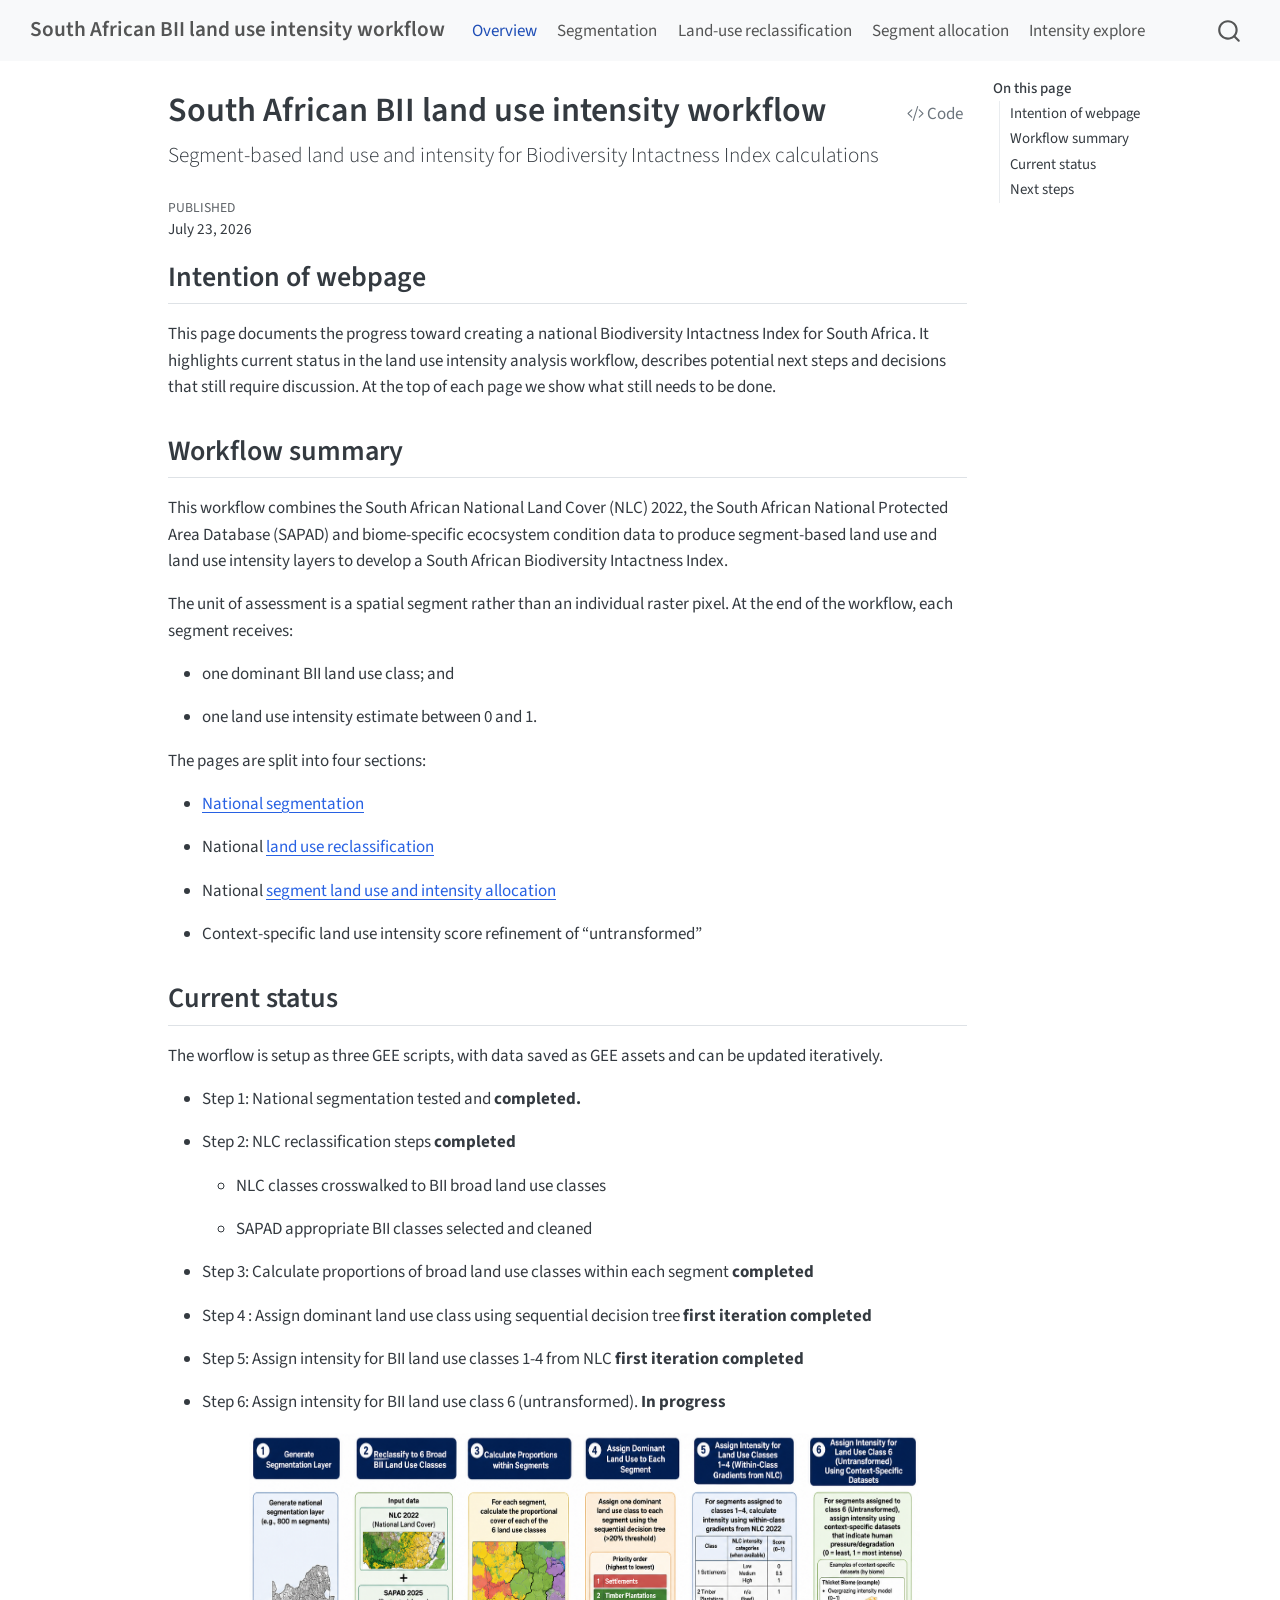
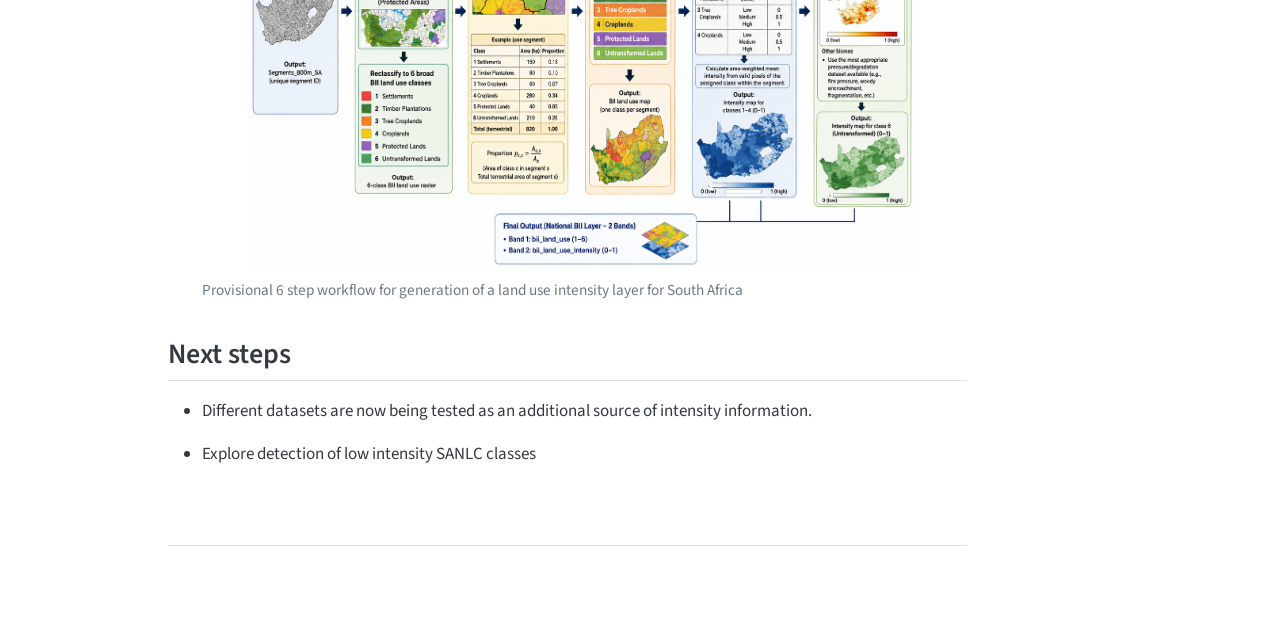
<file: docs/index.html>
<!DOCTYPE html>
<html xmlns="http://www.w3.org/1999/xhtml" lang="en" xml:lang="en"><head>

<meta charset="utf-8">
<meta name="generator" content="quarto-1.6.40">

<meta name="viewport" content="width=device-width, initial-scale=1.0, user-scalable=yes">

<meta name="dcterms.date" content="2026-07-23">

<title>South African BII land use intensity workflow</title>
<style>
code{white-space: pre-wrap;}
span.smallcaps{font-variant: small-caps;}
div.columns{display: flex; gap: min(4vw, 1.5em);}
div.column{flex: auto; overflow-x: auto;}
div.hanging-indent{margin-left: 1.5em; text-indent: -1.5em;}
ul.task-list{list-style: none;}
ul.task-list li input[type="checkbox"] {
  width: 0.8em;
  margin: 0 0.8em 0.2em -1em; /* quarto-specific, see https://github.com/quarto-dev/quarto-cli/issues/4556 */ 
  vertical-align: middle;
}
/* CSS for syntax highlighting */
pre > code.sourceCode { white-space: pre; position: relative; }
pre > code.sourceCode > span { line-height: 1.25; }
pre > code.sourceCode > span:empty { height: 1.2em; }
.sourceCode { overflow: visible; }
code.sourceCode > span { color: inherit; text-decoration: inherit; }
div.sourceCode { margin: 1em 0; }
pre.sourceCode { margin: 0; }
@media screen {
div.sourceCode { overflow: auto; }
}
@media print {
pre > code.sourceCode { white-space: pre-wrap; }
pre > code.sourceCode > span { display: inline-block; text-indent: -5em; padding-left: 5em; }
}
pre.numberSource code
  { counter-reset: source-line 0; }
pre.numberSource code > span
  { position: relative; left: -4em; counter-increment: source-line; }
pre.numberSource code > span > a:first-child::before
  { content: counter(source-line);
    position: relative; left: -1em; text-align: right; vertical-align: baseline;
    border: none; display: inline-block;
    -webkit-touch-callout: none; -webkit-user-select: none;
    -khtml-user-select: none; -moz-user-select: none;
    -ms-user-select: none; user-select: none;
    padding: 0 4px; width: 4em;
  }
pre.numberSource { margin-left: 3em;  padding-left: 4px; }
div.sourceCode
  {   }
@media screen {
pre > code.sourceCode > span > a:first-child::before { text-decoration: underline; }
}
</style>


<script src="site_libs/quarto-nav/quarto-nav.js"></script>
<script src="site_libs/quarto-nav/headroom.min.js"></script>
<script src="site_libs/clipboard/clipboard.min.js"></script>
<script src="site_libs/quarto-search/autocomplete.umd.js"></script>
<script src="site_libs/quarto-search/fuse.min.js"></script>
<script src="site_libs/quarto-search/quarto-search.js"></script>
<meta name="quarto:offset" content="./">
<script src="site_libs/quarto-html/quarto.js"></script>
<script src="site_libs/quarto-html/popper.min.js"></script>
<script src="site_libs/quarto-html/tippy.umd.min.js"></script>
<script src="site_libs/quarto-html/anchor.min.js"></script>
<link href="site_libs/quarto-html/tippy.css" rel="stylesheet">
<link href="site_libs/quarto-html/quarto-syntax-highlighting-549806ee2085284f45b00abea8c6df48.css" rel="stylesheet" id="quarto-text-highlighting-styles">
<script src="site_libs/bootstrap/bootstrap.min.js"></script>
<link href="site_libs/bootstrap/bootstrap-icons.css" rel="stylesheet">
<link href="site_libs/bootstrap/bootstrap-ddd961a2510921635943dfbbd19534c4.min.css" rel="stylesheet" append-hash="true" id="quarto-bootstrap" data-mode="light">
<script id="quarto-search-options" type="application/json">{
  "location": "navbar",
  "copy-button": false,
  "collapse-after": 3,
  "panel-placement": "end",
  "type": "overlay",
  "limit": 50,
  "keyboard-shortcut": [
    "f",
    "/",
    "s"
  ],
  "show-item-context": false,
  "language": {
    "search-no-results-text": "No results",
    "search-matching-documents-text": "matching documents",
    "search-copy-link-title": "Copy link to search",
    "search-hide-matches-text": "Hide additional matches",
    "search-more-match-text": "more match in this document",
    "search-more-matches-text": "more matches in this document",
    "search-clear-button-title": "Clear",
    "search-text-placeholder": "",
    "search-detached-cancel-button-title": "Cancel",
    "search-submit-button-title": "Submit",
    "search-label": "Search"
  }
}</script>


<link rel="stylesheet" href="styles.css">
</head>

<body class="nav-fixed">

<div id="quarto-search-results"></div>
  <header id="quarto-header" class="headroom fixed-top">
    <nav class="navbar navbar-expand-lg " data-bs-theme="dark">
      <div class="navbar-container container-fluid">
      <div class="navbar-brand-container mx-auto">
    <a class="navbar-brand" href="./index.html">
    <span class="navbar-title">South African BII land use intensity workflow</span>
    </a>
  </div>
            <div id="quarto-search" class="" title="Search"></div>
          <button class="navbar-toggler" type="button" data-bs-toggle="collapse" data-bs-target="#navbarCollapse" aria-controls="navbarCollapse" role="menu" aria-expanded="false" aria-label="Toggle navigation" onclick="if (window.quartoToggleHeadroom) { window.quartoToggleHeadroom(); }">
  <span class="navbar-toggler-icon"></span>
</button>
          <div class="collapse navbar-collapse" id="navbarCollapse">
            <ul class="navbar-nav navbar-nav-scroll me-auto">
  <li class="nav-item">
    <a class="nav-link active" href="./index.html" aria-current="page"> 
<span class="menu-text">Overview</span></a>
  </li>  
  <li class="nav-item">
    <a class="nav-link" href="./segmentation.html"> 
<span class="menu-text">Segmentation</span></a>
  </li>  
  <li class="nav-item">
    <a class="nav-link" href="./land-use-reclassification.html"> 
<span class="menu-text">Land-use reclassification</span></a>
  </li>  
  <li class="nav-item">
    <a class="nav-link" href="./segment-allocation.html"> 
<span class="menu-text">Segment allocation</span></a>
  </li>  
  <li class="nav-item">
    <a class="nav-link" href="./land-use-intensity.html"> 
<span class="menu-text">Intensity explore</span></a>
  </li>  
</ul>
          </div> <!-- /navcollapse -->
            <div class="quarto-navbar-tools">
</div>
      </div> <!-- /container-fluid -->
    </nav>
</header>
<!-- content -->
<div id="quarto-content" class="quarto-container page-columns page-rows-contents page-layout-article page-navbar">
<!-- sidebar -->
<!-- margin-sidebar -->
    <div id="quarto-margin-sidebar" class="sidebar margin-sidebar">
        <nav id="TOC" role="doc-toc" class="toc-active">
    <h2 id="toc-title">On this page</h2>
   
  <ul>
  <li><a href="#intention-of-webpage" id="toc-intention-of-webpage" class="nav-link active" data-scroll-target="#intention-of-webpage">Intention of webpage</a></li>
  <li><a href="#workflow-summary" id="toc-workflow-summary" class="nav-link" data-scroll-target="#workflow-summary">Workflow summary</a></li>
  <li><a href="#current-status" id="toc-current-status" class="nav-link" data-scroll-target="#current-status">Current status</a></li>
  <li><a href="#next-steps" id="toc-next-steps" class="nav-link" data-scroll-target="#next-steps">Next steps</a></li>
  <li><a href="#section" id="toc-section" class="nav-link" data-scroll-target="#section"></a></li>
  </ul>
</nav>
    </div>
<!-- main -->
<main class="content" id="quarto-document-content">

<header id="title-block-header" class="quarto-title-block default">
<div class="quarto-title">
<div class="quarto-title-block"><div><h1 class="title">South African BII land use intensity workflow</h1><button type="button" class="btn code-tools-button" id="quarto-code-tools-source"><i class="bi"></i> Code</button></div></div>
<p class="subtitle lead">Segment-based land use and intensity for Biodiversity Intactness Index calculations</p>
</div>



<div class="quarto-title-meta">

    
    <div>
    <div class="quarto-title-meta-heading">Published</div>
    <div class="quarto-title-meta-contents">
      <p class="date">July 23, 2026</p>
    </div>
  </div>
  
    
  </div>
  


</header>


<section id="intention-of-webpage" class="level2">
<h2 class="anchored" data-anchor-id="intention-of-webpage">Intention of webpage</h2>
<p>This page documents the progress toward creating a national Biodiversity Intactness Index for South Africa. It highlights current status in the land use intensity analysis workflow, describes potential next steps and decisions that still require discussion. At the top of each page we show what still needs to be done.</p>
</section>
<section id="workflow-summary" class="level2">
<h2 class="anchored" data-anchor-id="workflow-summary">Workflow summary</h2>
<p>This workflow combines the South African National Land Cover (NLC) 2022, the South African National Protected Area Database (SAPAD) and biome-specific ecocsystem condition data to produce segment-based land use and land use intensity layers to develop a South African Biodiversity Intactness Index.</p>
<p>The unit of assessment is a spatial segment rather than an individual raster pixel. At the end of the workflow, each segment receives:</p>
<ul>
<li><p>one dominant BII land use class; and</p></li>
<li><p>one land use intensity estimate between 0 and 1.</p></li>
</ul>
<p>The pages are split into four sections:</p>
<ul>
<li><p><a href="./segmentation.html">National segmentation</a></p></li>
<li><p>National <a href="./land-use-reclassification.html">land use reclassification</a></p></li>
<li><p>National <a href="./segment-allocation.html">segment land use and intensity allocation</a></p></li>
<li><p>Context-specific land use intensity score refinement of “untransformed”</p></li>
</ul>
</section>
<section id="current-status" class="level2">
<h2 class="anchored" data-anchor-id="current-status">Current status</h2>
<p>The worflow is setup as three GEE scripts, with data saved as GEE assets and can be updated iteratively.</p>
<ul>
<li><p>Step 1: National segmentation tested and <strong>completed.</strong></p></li>
<li><p>Step 2: NLC reclassification steps <strong>completed</strong></p>
<ul>
<li><p>NLC classes crosswalked to BII broad land use classes</p></li>
<li><p>SAPAD appropriate BII classes selected and cleaned</p></li>
</ul></li>
<li><p>Step 3: Calculate proportions of broad land use classes within each segment <strong>completed</strong></p></li>
<li><p>Step 4 : Assign dominant land use class using sequential decision tree <strong>first iteration completed</strong></p></li>
<li><p>Step 5: Assign intensity for BII land use classes 1-4 from NLC <strong>first iteration completed</strong></p></li>
<li><p>Step 6: Assign intensity for BII land use class 6 (untransformed). <strong>In progress</strong></p>
<div class="quarto-figure quarto-figure-center">
<figure class="figure">
<p><img src="images/workflow.png" width="671" height="438" class="figure-img"></p>
<figcaption>Provisional 6 step workflow for generation of a land use intensity layer for South Africa</figcaption>
</figure>
</div></li>
</ul>
</section>
<section id="next-steps" class="level2">
<h2 class="anchored" data-anchor-id="next-steps">Next steps</h2>
<ul>
<li><p>Different datasets are now being tested as an additional source of intensity information.</p></li>
<li><p>Explore detection of low intensity SANLC classes</p></li>
</ul>
</section>
<section id="section" class="level2">
<h2 class="anchored" data-anchor-id="section"></h2>


<!-- -->

</section>

</main> <!-- /main -->
<script id="quarto-html-after-body" type="application/javascript">
window.document.addEventListener("DOMContentLoaded", function (event) {
  const toggleBodyColorMode = (bsSheetEl) => {
    const mode = bsSheetEl.getAttribute("data-mode");
    const bodyEl = window.document.querySelector("body");
    if (mode === "dark") {
      bodyEl.classList.add("quarto-dark");
      bodyEl.classList.remove("quarto-light");
    } else {
      bodyEl.classList.add("quarto-light");
      bodyEl.classList.remove("quarto-dark");
    }
  }
  const toggleBodyColorPrimary = () => {
    const bsSheetEl = window.document.querySelector("link#quarto-bootstrap");
    if (bsSheetEl) {
      toggleBodyColorMode(bsSheetEl);
    }
  }
  toggleBodyColorPrimary();  
  const icon = "";
  const anchorJS = new window.AnchorJS();
  anchorJS.options = {
    placement: 'right',
    icon: icon
  };
  anchorJS.add('.anchored');
  const isCodeAnnotation = (el) => {
    for (const clz of el.classList) {
      if (clz.startsWith('code-annotation-')) {                     
        return true;
      }
    }
    return false;
  }
  const onCopySuccess = function(e) {
    // button target
    const button = e.trigger;
    // don't keep focus
    button.blur();
    // flash "checked"
    button.classList.add('code-copy-button-checked');
    var currentTitle = button.getAttribute("title");
    button.setAttribute("title", "Copied!");
    let tooltip;
    if (window.bootstrap) {
      button.setAttribute("data-bs-toggle", "tooltip");
      button.setAttribute("data-bs-placement", "left");
      button.setAttribute("data-bs-title", "Copied!");
      tooltip = new bootstrap.Tooltip(button, 
        { trigger: "manual", 
          customClass: "code-copy-button-tooltip",
          offset: [0, -8]});
      tooltip.show();    
    }
    setTimeout(function() {
      if (tooltip) {
        tooltip.hide();
        button.removeAttribute("data-bs-title");
        button.removeAttribute("data-bs-toggle");
        button.removeAttribute("data-bs-placement");
      }
      button.setAttribute("title", currentTitle);
      button.classList.remove('code-copy-button-checked');
    }, 1000);
    // clear code selection
    e.clearSelection();
  }
  const getTextToCopy = function(trigger) {
      const codeEl = trigger.previousElementSibling.cloneNode(true);
      for (const childEl of codeEl.children) {
        if (isCodeAnnotation(childEl)) {
          childEl.remove();
        }
      }
      return codeEl.innerText;
  }
  const clipboard = new window.ClipboardJS('.code-copy-button:not([data-in-quarto-modal])', {
    text: getTextToCopy
  });
  clipboard.on('success', onCopySuccess);
  if (window.document.getElementById('quarto-embedded-source-code-modal')) {
    const clipboardModal = new window.ClipboardJS('.code-copy-button[data-in-quarto-modal]', {
      text: getTextToCopy,
      container: window.document.getElementById('quarto-embedded-source-code-modal')
    });
    clipboardModal.on('success', onCopySuccess);
  }
  const viewSource = window.document.getElementById('quarto-view-source') ||
                     window.document.getElementById('quarto-code-tools-source');
  if (viewSource) {
    const sourceUrl = viewSource.getAttribute("data-quarto-source-url");
    viewSource.addEventListener("click", function(e) {
      if (sourceUrl) {
        // rstudio viewer pane
        if (/\bcapabilities=\b/.test(window.location)) {
          window.open(sourceUrl);
        } else {
          window.location.href = sourceUrl;
        }
      } else {
        const modal = new bootstrap.Modal(document.getElementById('quarto-embedded-source-code-modal'));
        modal.show();
      }
      return false;
    });
  }
  function toggleCodeHandler(show) {
    return function(e) {
      const detailsSrc = window.document.querySelectorAll(".cell > details > .sourceCode");
      for (let i=0; i<detailsSrc.length; i++) {
        const details = detailsSrc[i].parentElement;
        if (show) {
          details.open = true;
        } else {
          details.removeAttribute("open");
        }
      }
      const cellCodeDivs = window.document.querySelectorAll(".cell > .sourceCode");
      const fromCls = show ? "hidden" : "unhidden";
      const toCls = show ? "unhidden" : "hidden";
      for (let i=0; i<cellCodeDivs.length; i++) {
        const codeDiv = cellCodeDivs[i];
        if (codeDiv.classList.contains(fromCls)) {
          codeDiv.classList.remove(fromCls);
          codeDiv.classList.add(toCls);
        } 
      }
      return false;
    }
  }
  const hideAllCode = window.document.getElementById("quarto-hide-all-code");
  if (hideAllCode) {
    hideAllCode.addEventListener("click", toggleCodeHandler(false));
  }
  const showAllCode = window.document.getElementById("quarto-show-all-code");
  if (showAllCode) {
    showAllCode.addEventListener("click", toggleCodeHandler(true));
  }
    var localhostRegex = new RegExp(/^(?:http|https):\/\/localhost\:?[0-9]*\//);
    var mailtoRegex = new RegExp(/^mailto:/);
      var filterRegex = new RegExp('/' + window.location.host + '/');
    var isInternal = (href) => {
        return filterRegex.test(href) || localhostRegex.test(href) || mailtoRegex.test(href);
    }
    // Inspect non-navigation links and adorn them if external
 	var links = window.document.querySelectorAll('a[href]:not(.nav-link):not(.navbar-brand):not(.toc-action):not(.sidebar-link):not(.sidebar-item-toggle):not(.pagination-link):not(.no-external):not([aria-hidden]):not(.dropdown-item):not(.quarto-navigation-tool):not(.about-link)');
    for (var i=0; i<links.length; i++) {
      const link = links[i];
      if (!isInternal(link.href)) {
        // undo the damage that might have been done by quarto-nav.js in the case of
        // links that we want to consider external
        if (link.dataset.originalHref !== undefined) {
          link.href = link.dataset.originalHref;
        }
      }
    }
  function tippyHover(el, contentFn, onTriggerFn, onUntriggerFn) {
    const config = {
      allowHTML: true,
      maxWidth: 500,
      delay: 100,
      arrow: false,
      appendTo: function(el) {
          return el.parentElement;
      },
      interactive: true,
      interactiveBorder: 10,
      theme: 'quarto',
      placement: 'bottom-start',
    };
    if (contentFn) {
      config.content = contentFn;
    }
    if (onTriggerFn) {
      config.onTrigger = onTriggerFn;
    }
    if (onUntriggerFn) {
      config.onUntrigger = onUntriggerFn;
    }
    window.tippy(el, config); 
  }
  const noterefs = window.document.querySelectorAll('a[role="doc-noteref"]');
  for (var i=0; i<noterefs.length; i++) {
    const ref = noterefs[i];
    tippyHover(ref, function() {
      // use id or data attribute instead here
      let href = ref.getAttribute('data-footnote-href') || ref.getAttribute('href');
      try { href = new URL(href).hash; } catch {}
      const id = href.replace(/^#\/?/, "");
      const note = window.document.getElementById(id);
      if (note) {
        return note.innerHTML;
      } else {
        return "";
      }
    });
  }
  const xrefs = window.document.querySelectorAll('a.quarto-xref');
  const processXRef = (id, note) => {
    // Strip column container classes
    const stripColumnClz = (el) => {
      el.classList.remove("page-full", "page-columns");
      if (el.children) {
        for (const child of el.children) {
          stripColumnClz(child);
        }
      }
    }
    stripColumnClz(note)
    if (id === null || id.startsWith('sec-')) {
      // Special case sections, only their first couple elements
      const container = document.createElement("div");
      if (note.children && note.children.length > 2) {
        container.appendChild(note.children[0].cloneNode(true));
        for (let i = 1; i < note.children.length; i++) {
          const child = note.children[i];
          if (child.tagName === "P" && child.innerText === "") {
            continue;
          } else {
            container.appendChild(child.cloneNode(true));
            break;
          }
        }
        if (window.Quarto?.typesetMath) {
          window.Quarto.typesetMath(container);
        }
        return container.innerHTML
      } else {
        if (window.Quarto?.typesetMath) {
          window.Quarto.typesetMath(note);
        }
        return note.innerHTML;
      }
    } else {
      // Remove any anchor links if they are present
      const anchorLink = note.querySelector('a.anchorjs-link');
      if (anchorLink) {
        anchorLink.remove();
      }
      if (window.Quarto?.typesetMath) {
        window.Quarto.typesetMath(note);
      }
      if (note.classList.contains("callout")) {
        return note.outerHTML;
      } else {
        return note.innerHTML;
      }
    }
  }
  for (var i=0; i<xrefs.length; i++) {
    const xref = xrefs[i];
    tippyHover(xref, undefined, function(instance) {
      instance.disable();
      let url = xref.getAttribute('href');
      let hash = undefined; 
      if (url.startsWith('#')) {
        hash = url;
      } else {
        try { hash = new URL(url).hash; } catch {}
      }
      if (hash) {
        const id = hash.replace(/^#\/?/, "");
        const note = window.document.getElementById(id);
        if (note !== null) {
          try {
            const html = processXRef(id, note.cloneNode(true));
            instance.setContent(html);
          } finally {
            instance.enable();
            instance.show();
          }
        } else {
          // See if we can fetch this
          fetch(url.split('#')[0])
          .then(res => res.text())
          .then(html => {
            const parser = new DOMParser();
            const htmlDoc = parser.parseFromString(html, "text/html");
            const note = htmlDoc.getElementById(id);
            if (note !== null) {
              const html = processXRef(id, note);
              instance.setContent(html);
            } 
          }).finally(() => {
            instance.enable();
            instance.show();
          });
        }
      } else {
        // See if we can fetch a full url (with no hash to target)
        // This is a special case and we should probably do some content thinning / targeting
        fetch(url)
        .then(res => res.text())
        .then(html => {
          const parser = new DOMParser();
          const htmlDoc = parser.parseFromString(html, "text/html");
          const note = htmlDoc.querySelector('main.content');
          if (note !== null) {
            // This should only happen for chapter cross references
            // (since there is no id in the URL)
            // remove the first header
            if (note.children.length > 0 && note.children[0].tagName === "HEADER") {
              note.children[0].remove();
            }
            const html = processXRef(null, note);
            instance.setContent(html);
          } 
        }).finally(() => {
          instance.enable();
          instance.show();
        });
      }
    }, function(instance) {
    });
  }
      let selectedAnnoteEl;
      const selectorForAnnotation = ( cell, annotation) => {
        let cellAttr = 'data-code-cell="' + cell + '"';
        let lineAttr = 'data-code-annotation="' +  annotation + '"';
        const selector = 'span[' + cellAttr + '][' + lineAttr + ']';
        return selector;
      }
      const selectCodeLines = (annoteEl) => {
        const doc = window.document;
        const targetCell = annoteEl.getAttribute("data-target-cell");
        const targetAnnotation = annoteEl.getAttribute("data-target-annotation");
        const annoteSpan = window.document.querySelector(selectorForAnnotation(targetCell, targetAnnotation));
        const lines = annoteSpan.getAttribute("data-code-lines").split(",");
        const lineIds = lines.map((line) => {
          return targetCell + "-" + line;
        })
        let top = null;
        let height = null;
        let parent = null;
        if (lineIds.length > 0) {
            //compute the position of the single el (top and bottom and make a div)
            const el = window.document.getElementById(lineIds[0]);
            top = el.offsetTop;
            height = el.offsetHeight;
            parent = el.parentElement.parentElement;
          if (lineIds.length > 1) {
            const lastEl = window.document.getElementById(lineIds[lineIds.length - 1]);
            const bottom = lastEl.offsetTop + lastEl.offsetHeight;
            height = bottom - top;
          }
          if (top !== null && height !== null && parent !== null) {
            // cook up a div (if necessary) and position it 
            let div = window.document.getElementById("code-annotation-line-highlight");
            if (div === null) {
              div = window.document.createElement("div");
              div.setAttribute("id", "code-annotation-line-highlight");
              div.style.position = 'absolute';
              parent.appendChild(div);
            }
            div.style.top = top - 2 + "px";
            div.style.height = height + 4 + "px";
            div.style.left = 0;
            let gutterDiv = window.document.getElementById("code-annotation-line-highlight-gutter");
            if (gutterDiv === null) {
              gutterDiv = window.document.createElement("div");
              gutterDiv.setAttribute("id", "code-annotation-line-highlight-gutter");
              gutterDiv.style.position = 'absolute';
              const codeCell = window.document.getElementById(targetCell);
              const gutter = codeCell.querySelector('.code-annotation-gutter');
              gutter.appendChild(gutterDiv);
            }
            gutterDiv.style.top = top - 2 + "px";
            gutterDiv.style.height = height + 4 + "px";
          }
          selectedAnnoteEl = annoteEl;
        }
      };
      const unselectCodeLines = () => {
        const elementsIds = ["code-annotation-line-highlight", "code-annotation-line-highlight-gutter"];
        elementsIds.forEach((elId) => {
          const div = window.document.getElementById(elId);
          if (div) {
            div.remove();
          }
        });
        selectedAnnoteEl = undefined;
      };
        // Handle positioning of the toggle
    window.addEventListener(
      "resize",
      throttle(() => {
        elRect = undefined;
        if (selectedAnnoteEl) {
          selectCodeLines(selectedAnnoteEl);
        }
      }, 10)
    );
    function throttle(fn, ms) {
    let throttle = false;
    let timer;
      return (...args) => {
        if(!throttle) { // first call gets through
            fn.apply(this, args);
            throttle = true;
        } else { // all the others get throttled
            if(timer) clearTimeout(timer); // cancel #2
            timer = setTimeout(() => {
              fn.apply(this, args);
              timer = throttle = false;
            }, ms);
        }
      };
    }
      // Attach click handler to the DT
      const annoteDls = window.document.querySelectorAll('dt[data-target-cell]');
      for (const annoteDlNode of annoteDls) {
        annoteDlNode.addEventListener('click', (event) => {
          const clickedEl = event.target;
          if (clickedEl !== selectedAnnoteEl) {
            unselectCodeLines();
            const activeEl = window.document.querySelector('dt[data-target-cell].code-annotation-active');
            if (activeEl) {
              activeEl.classList.remove('code-annotation-active');
            }
            selectCodeLines(clickedEl);
            clickedEl.classList.add('code-annotation-active');
          } else {
            // Unselect the line
            unselectCodeLines();
            clickedEl.classList.remove('code-annotation-active');
          }
        });
      }
  const findCites = (el) => {
    const parentEl = el.parentElement;
    if (parentEl) {
      const cites = parentEl.dataset.cites;
      if (cites) {
        return {
          el,
          cites: cites.split(' ')
        };
      } else {
        return findCites(el.parentElement)
      }
    } else {
      return undefined;
    }
  };
  var bibliorefs = window.document.querySelectorAll('a[role="doc-biblioref"]');
  for (var i=0; i<bibliorefs.length; i++) {
    const ref = bibliorefs[i];
    const citeInfo = findCites(ref);
    if (citeInfo) {
      tippyHover(citeInfo.el, function() {
        var popup = window.document.createElement('div');
        citeInfo.cites.forEach(function(cite) {
          var citeDiv = window.document.createElement('div');
          citeDiv.classList.add('hanging-indent');
          citeDiv.classList.add('csl-entry');
          var biblioDiv = window.document.getElementById('ref-' + cite);
          if (biblioDiv) {
            citeDiv.innerHTML = biblioDiv.innerHTML;
          }
          popup.appendChild(citeDiv);
        });
        return popup.innerHTML;
      });
    }
  }
});
</script><div class="modal fade" id="quarto-embedded-source-code-modal" tabindex="-1" aria-labelledby="quarto-embedded-source-code-modal-label" aria-hidden="true"><div class="modal-dialog modal-dialog-scrollable"><div class="modal-content"><div class="modal-header"><h5 class="modal-title" id="quarto-embedded-source-code-modal-label">Source Code</h5><button class="btn-close" data-bs-dismiss="modal"></button></div><div class="modal-body"><div class="">
<div class="sourceCode" id="cb1" data-shortcodes="false"><pre class="sourceCode markdown code-with-copy"><code class="sourceCode markdown"><span id="cb1-1"><a href="#cb1-1" aria-hidden="true" tabindex="-1"></a><span class="co">---</span></span>
<span id="cb1-2"><a href="#cb1-2" aria-hidden="true" tabindex="-1"></a><span class="an">title:</span><span class="co"> "South African BII land use intensity workflow"</span></span>
<span id="cb1-3"><a href="#cb1-3" aria-hidden="true" tabindex="-1"></a><span class="an">subtitle:</span><span class="co"> "Segment-based land use and intensity for Biodiversity Intactness Index calculations"</span></span>
<span id="cb1-4"><a href="#cb1-4" aria-hidden="true" tabindex="-1"></a><span class="an">date:</span><span class="co"> "23 July 2026"</span></span>
<span id="cb1-5"><a href="#cb1-5" aria-hidden="true" tabindex="-1"></a><span class="co">---</span></span>
<span id="cb1-6"><a href="#cb1-6" aria-hidden="true" tabindex="-1"></a></span>
<span id="cb1-7"><a href="#cb1-7" aria-hidden="true" tabindex="-1"></a><span class="fu">## Intention of webpage</span></span>
<span id="cb1-8"><a href="#cb1-8" aria-hidden="true" tabindex="-1"></a></span>
<span id="cb1-9"><a href="#cb1-9" aria-hidden="true" tabindex="-1"></a>This page documents the progress toward creating a national Biodiversity Intactness Index for South Africa. It highlights current status in the land use intensity analysis workflow, describes potential next steps and decisions that still require discussion. At the top of each page we show what still needs to be done.</span>
<span id="cb1-10"><a href="#cb1-10" aria-hidden="true" tabindex="-1"></a></span>
<span id="cb1-11"><a href="#cb1-11" aria-hidden="true" tabindex="-1"></a><span class="fu">## Workflow summary</span></span>
<span id="cb1-12"><a href="#cb1-12" aria-hidden="true" tabindex="-1"></a></span>
<span id="cb1-13"><a href="#cb1-13" aria-hidden="true" tabindex="-1"></a>This workflow combines the South African National Land Cover (NLC) 2022, the South African National Protected Area Database (SAPAD) and biome-specific ecocsystem condition data to produce segment-based land use and land use intensity layers to develop a South African Biodiversity Intactness Index.</span>
<span id="cb1-14"><a href="#cb1-14" aria-hidden="true" tabindex="-1"></a></span>
<span id="cb1-15"><a href="#cb1-15" aria-hidden="true" tabindex="-1"></a>The unit of assessment is a spatial segment rather than an individual raster pixel. At the end of the workflow, each segment receives:</span>
<span id="cb1-16"><a href="#cb1-16" aria-hidden="true" tabindex="-1"></a></span>
<span id="cb1-17"><a href="#cb1-17" aria-hidden="true" tabindex="-1"></a><span class="ss">-   </span>one dominant BII land use class; and</span>
<span id="cb1-18"><a href="#cb1-18" aria-hidden="true" tabindex="-1"></a></span>
<span id="cb1-19"><a href="#cb1-19" aria-hidden="true" tabindex="-1"></a><span class="ss">-   </span>one land use intensity estimate between 0 and 1.</span>
<span id="cb1-20"><a href="#cb1-20" aria-hidden="true" tabindex="-1"></a></span>
<span id="cb1-21"><a href="#cb1-21" aria-hidden="true" tabindex="-1"></a>The pages are split into four sections:</span>
<span id="cb1-22"><a href="#cb1-22" aria-hidden="true" tabindex="-1"></a></span>
<span id="cb1-23"><a href="#cb1-23" aria-hidden="true" tabindex="-1"></a><span class="ss">-   </span><span class="co">[</span><span class="ot">National segmentation</span><span class="co">](segmentation.qmd)</span></span>
<span id="cb1-24"><a href="#cb1-24" aria-hidden="true" tabindex="-1"></a></span>
<span id="cb1-25"><a href="#cb1-25" aria-hidden="true" tabindex="-1"></a><span class="ss">-   </span>National <span class="co">[</span><span class="ot">land use reclassification</span><span class="co">](land-use-reclassification.qmd)</span></span>
<span id="cb1-26"><a href="#cb1-26" aria-hidden="true" tabindex="-1"></a></span>
<span id="cb1-27"><a href="#cb1-27" aria-hidden="true" tabindex="-1"></a><span class="ss">-   </span>National <span class="co">[</span><span class="ot">segment land use and intensity allocation</span><span class="co">](segment-allocation.qmd)</span></span>
<span id="cb1-28"><a href="#cb1-28" aria-hidden="true" tabindex="-1"></a></span>
<span id="cb1-29"><a href="#cb1-29" aria-hidden="true" tabindex="-1"></a><span class="ss">-   </span>Context-specific land use intensity score refinement of "untransformed"</span>
<span id="cb1-30"><a href="#cb1-30" aria-hidden="true" tabindex="-1"></a></span>
<span id="cb1-31"><a href="#cb1-31" aria-hidden="true" tabindex="-1"></a><span class="fu">## Current status</span></span>
<span id="cb1-32"><a href="#cb1-32" aria-hidden="true" tabindex="-1"></a></span>
<span id="cb1-33"><a href="#cb1-33" aria-hidden="true" tabindex="-1"></a>The worflow is setup as three GEE scripts, with data saved as GEE assets and can be updated iteratively.</span>
<span id="cb1-34"><a href="#cb1-34" aria-hidden="true" tabindex="-1"></a></span>
<span id="cb1-35"><a href="#cb1-35" aria-hidden="true" tabindex="-1"></a><span class="ss">-   </span>Step 1: National segmentation tested and **completed.**</span>
<span id="cb1-36"><a href="#cb1-36" aria-hidden="true" tabindex="-1"></a></span>
<span id="cb1-37"><a href="#cb1-37" aria-hidden="true" tabindex="-1"></a><span class="ss">-   </span>Step 2: NLC reclassification steps **completed**</span>
<span id="cb1-38"><a href="#cb1-38" aria-hidden="true" tabindex="-1"></a></span>
<span id="cb1-39"><a href="#cb1-39" aria-hidden="true" tabindex="-1"></a><span class="ss">    -   </span>NLC classes crosswalked to BII broad land use classes</span>
<span id="cb1-40"><a href="#cb1-40" aria-hidden="true" tabindex="-1"></a></span>
<span id="cb1-41"><a href="#cb1-41" aria-hidden="true" tabindex="-1"></a><span class="ss">    -   </span>SAPAD appropriate BII classes selected and cleaned</span>
<span id="cb1-42"><a href="#cb1-42" aria-hidden="true" tabindex="-1"></a></span>
<span id="cb1-43"><a href="#cb1-43" aria-hidden="true" tabindex="-1"></a><span class="ss">-   </span>Step 3: Calculate proportions of broad land use classes within each segment **completed**</span>
<span id="cb1-44"><a href="#cb1-44" aria-hidden="true" tabindex="-1"></a></span>
<span id="cb1-45"><a href="#cb1-45" aria-hidden="true" tabindex="-1"></a><span class="ss">-   </span>Step 4 : Assign dominant land use class using sequential decision tree **first iteration completed**</span>
<span id="cb1-46"><a href="#cb1-46" aria-hidden="true" tabindex="-1"></a></span>
<span id="cb1-47"><a href="#cb1-47" aria-hidden="true" tabindex="-1"></a><span class="ss">-   </span>Step 5: Assign intensity for BII land use classes 1-4 from NLC **first iteration completed**</span>
<span id="cb1-48"><a href="#cb1-48" aria-hidden="true" tabindex="-1"></a></span>
<span id="cb1-49"><a href="#cb1-49" aria-hidden="true" tabindex="-1"></a><span class="ss">-   </span>Step 6: Assign intensity for BII land use class 6 (untransformed). **In progress**</span>
<span id="cb1-50"><a href="#cb1-50" aria-hidden="true" tabindex="-1"></a></span>
<span id="cb1-51"><a href="#cb1-51" aria-hidden="true" tabindex="-1"></a>    <span class="al">![Provisional 6 step workflow for generation of a land use intensity layer for South Africa](images/workflow.png)</span>{width="671" height="438"}</span>
<span id="cb1-52"><a href="#cb1-52" aria-hidden="true" tabindex="-1"></a></span>
<span id="cb1-53"><a href="#cb1-53" aria-hidden="true" tabindex="-1"></a><span class="fu">## Next steps</span></span>
<span id="cb1-54"><a href="#cb1-54" aria-hidden="true" tabindex="-1"></a></span>
<span id="cb1-55"><a href="#cb1-55" aria-hidden="true" tabindex="-1"></a><span class="ss">-   </span>Different datasets are now being tested as an additional source of intensity information.</span>
<span id="cb1-56"><a href="#cb1-56" aria-hidden="true" tabindex="-1"></a></span>
<span id="cb1-57"><a href="#cb1-57" aria-hidden="true" tabindex="-1"></a><span class="ss">-   </span>Explore detection of low intensity SANLC classes</span>
<span id="cb1-58"><a href="#cb1-58" aria-hidden="true" tabindex="-1"></a></span>
<span id="cb1-59"><a href="#cb1-59" aria-hidden="true" tabindex="-1"></a><span class="fu">## </span></span></code><button title="Copy to Clipboard" class="code-copy-button" data-in-quarto-modal=""><i class="bi"></i></button></pre></div>
</div></div></div></div></div>
</div> <!-- /content -->




</body></html>
</file>
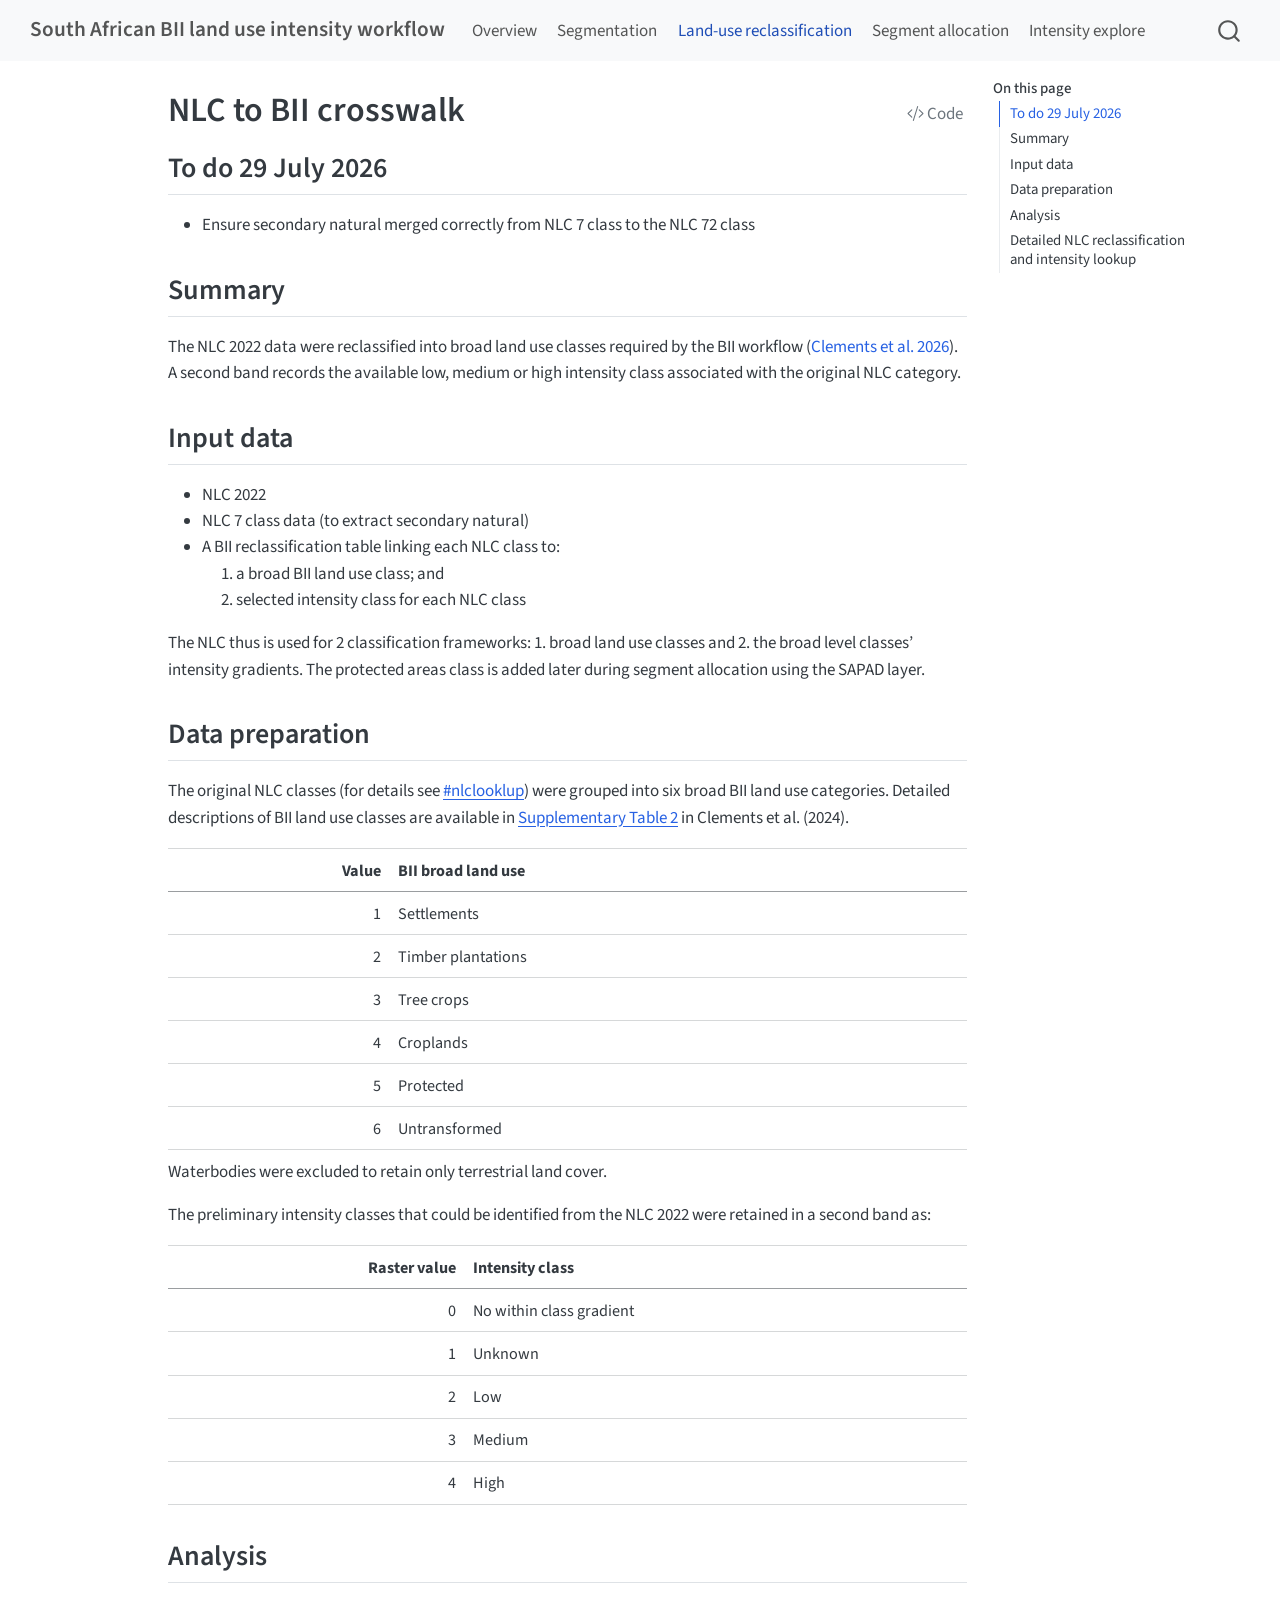
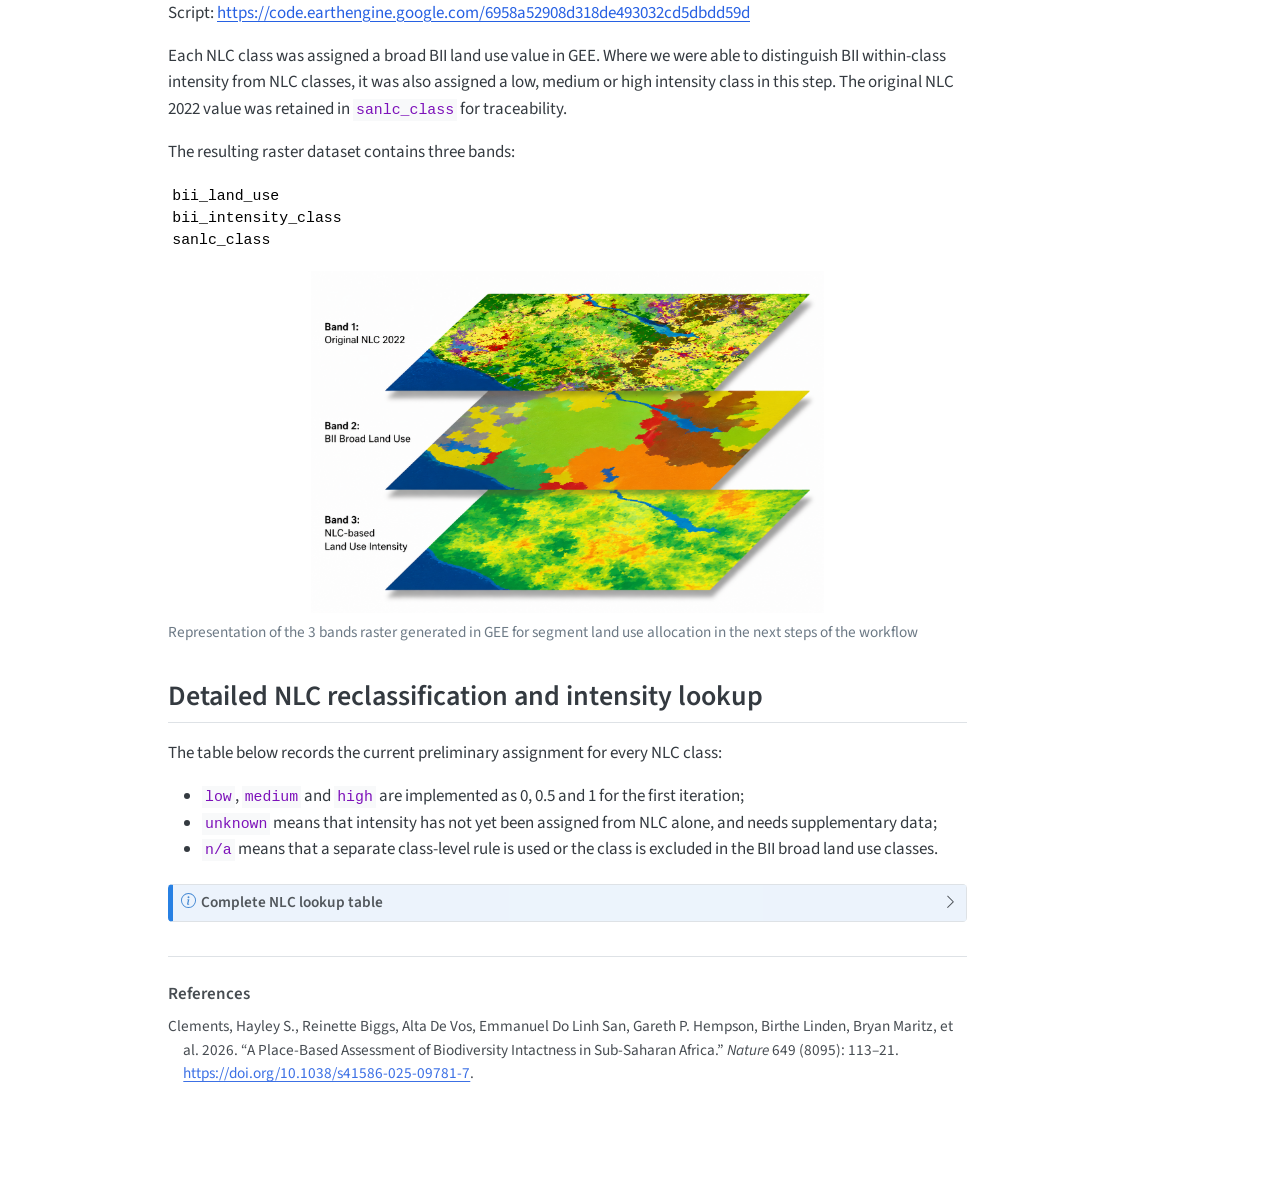
<file: docs/land-use-reclassification.html>
<!DOCTYPE html>
<html xmlns="http://www.w3.org/1999/xhtml" lang="en" xml:lang="en"><head>

<meta charset="utf-8">
<meta name="generator" content="quarto-1.6.40">

<meta name="viewport" content="width=device-width, initial-scale=1.0, user-scalable=yes">


<title>NLC to BII crosswalk – South African BII land use intensity workflow</title>
<style>
code{white-space: pre-wrap;}
span.smallcaps{font-variant: small-caps;}
div.columns{display: flex; gap: min(4vw, 1.5em);}
div.column{flex: auto; overflow-x: auto;}
div.hanging-indent{margin-left: 1.5em; text-indent: -1.5em;}
ul.task-list{list-style: none;}
ul.task-list li input[type="checkbox"] {
  width: 0.8em;
  margin: 0 0.8em 0.2em -1em; /* quarto-specific, see https://github.com/quarto-dev/quarto-cli/issues/4556 */ 
  vertical-align: middle;
}
/* CSS for syntax highlighting */
pre > code.sourceCode { white-space: pre; position: relative; }
pre > code.sourceCode > span { line-height: 1.25; }
pre > code.sourceCode > span:empty { height: 1.2em; }
.sourceCode { overflow: visible; }
code.sourceCode > span { color: inherit; text-decoration: inherit; }
div.sourceCode { margin: 1em 0; }
pre.sourceCode { margin: 0; }
@media screen {
div.sourceCode { overflow: auto; }
}
@media print {
pre > code.sourceCode { white-space: pre-wrap; }
pre > code.sourceCode > span { display: inline-block; text-indent: -5em; padding-left: 5em; }
}
pre.numberSource code
  { counter-reset: source-line 0; }
pre.numberSource code > span
  { position: relative; left: -4em; counter-increment: source-line; }
pre.numberSource code > span > a:first-child::before
  { content: counter(source-line);
    position: relative; left: -1em; text-align: right; vertical-align: baseline;
    border: none; display: inline-block;
    -webkit-touch-callout: none; -webkit-user-select: none;
    -khtml-user-select: none; -moz-user-select: none;
    -ms-user-select: none; user-select: none;
    padding: 0 4px; width: 4em;
  }
pre.numberSource { margin-left: 3em;  padding-left: 4px; }
div.sourceCode
  {   }
@media screen {
pre > code.sourceCode > span > a:first-child::before { text-decoration: underline; }
}
/* CSS for citations */
div.csl-bib-body { }
div.csl-entry {
  clear: both;
  margin-bottom: 0em;
}
.hanging-indent div.csl-entry {
  margin-left:2em;
  text-indent:-2em;
}
div.csl-left-margin {
  min-width:2em;
  float:left;
}
div.csl-right-inline {
  margin-left:2em;
  padding-left:1em;
}
div.csl-indent {
  margin-left: 2em;
}</style>


<script src="site_libs/quarto-nav/quarto-nav.js"></script>
<script src="site_libs/quarto-nav/headroom.min.js"></script>
<script src="site_libs/clipboard/clipboard.min.js"></script>
<script src="site_libs/quarto-search/autocomplete.umd.js"></script>
<script src="site_libs/quarto-search/fuse.min.js"></script>
<script src="site_libs/quarto-search/quarto-search.js"></script>
<meta name="quarto:offset" content="./">
<script src="site_libs/quarto-html/quarto.js"></script>
<script src="site_libs/quarto-html/popper.min.js"></script>
<script src="site_libs/quarto-html/tippy.umd.min.js"></script>
<script src="site_libs/quarto-html/anchor.min.js"></script>
<link href="site_libs/quarto-html/tippy.css" rel="stylesheet">
<link href="site_libs/quarto-html/quarto-syntax-highlighting-549806ee2085284f45b00abea8c6df48.css" rel="stylesheet" id="quarto-text-highlighting-styles">
<script src="site_libs/bootstrap/bootstrap.min.js"></script>
<link href="site_libs/bootstrap/bootstrap-icons.css" rel="stylesheet">
<link href="site_libs/bootstrap/bootstrap-ddd961a2510921635943dfbbd19534c4.min.css" rel="stylesheet" append-hash="true" id="quarto-bootstrap" data-mode="light">
<script id="quarto-search-options" type="application/json">{
  "location": "navbar",
  "copy-button": false,
  "collapse-after": 3,
  "panel-placement": "end",
  "type": "overlay",
  "limit": 50,
  "keyboard-shortcut": [
    "f",
    "/",
    "s"
  ],
  "show-item-context": false,
  "language": {
    "search-no-results-text": "No results",
    "search-matching-documents-text": "matching documents",
    "search-copy-link-title": "Copy link to search",
    "search-hide-matches-text": "Hide additional matches",
    "search-more-match-text": "more match in this document",
    "search-more-matches-text": "more matches in this document",
    "search-clear-button-title": "Clear",
    "search-text-placeholder": "",
    "search-detached-cancel-button-title": "Cancel",
    "search-submit-button-title": "Submit",
    "search-label": "Search"
  }
}</script>


<link rel="stylesheet" href="styles.css">
</head>

<body class="nav-fixed">

<div id="quarto-search-results"></div>
  <header id="quarto-header" class="headroom fixed-top">
    <nav class="navbar navbar-expand-lg " data-bs-theme="dark">
      <div class="navbar-container container-fluid">
      <div class="navbar-brand-container mx-auto">
    <a class="navbar-brand" href="./index.html">
    <span class="navbar-title">South African BII land use intensity workflow</span>
    </a>
  </div>
            <div id="quarto-search" class="" title="Search"></div>
          <button class="navbar-toggler" type="button" data-bs-toggle="collapse" data-bs-target="#navbarCollapse" aria-controls="navbarCollapse" role="menu" aria-expanded="false" aria-label="Toggle navigation" onclick="if (window.quartoToggleHeadroom) { window.quartoToggleHeadroom(); }">
  <span class="navbar-toggler-icon"></span>
</button>
          <div class="collapse navbar-collapse" id="navbarCollapse">
            <ul class="navbar-nav navbar-nav-scroll me-auto">
  <li class="nav-item">
    <a class="nav-link" href="./index.html"> 
<span class="menu-text">Overview</span></a>
  </li>  
  <li class="nav-item">
    <a class="nav-link" href="./segmentation.html"> 
<span class="menu-text">Segmentation</span></a>
  </li>  
  <li class="nav-item">
    <a class="nav-link active" href="./land-use-reclassification.html" aria-current="page"> 
<span class="menu-text">Land-use reclassification</span></a>
  </li>  
  <li class="nav-item">
    <a class="nav-link" href="./segment-allocation.html"> 
<span class="menu-text">Segment allocation</span></a>
  </li>  
  <li class="nav-item">
    <a class="nav-link" href="./land-use-intensity.html"> 
<span class="menu-text">Intensity explore</span></a>
  </li>  
</ul>
          </div> <!-- /navcollapse -->
            <div class="quarto-navbar-tools">
</div>
      </div> <!-- /container-fluid -->
    </nav>
</header>
<!-- content -->
<div id="quarto-content" class="quarto-container page-columns page-rows-contents page-layout-article page-navbar">
<!-- sidebar -->
<!-- margin-sidebar -->
    <div id="quarto-margin-sidebar" class="sidebar margin-sidebar">
        <nav id="TOC" role="doc-toc" class="toc-active">
    <h2 id="toc-title">On this page</h2>
   
  <ul>
  <li><a href="#to-do-29-july-2026" id="toc-to-do-29-july-2026" class="nav-link active" data-scroll-target="#to-do-29-july-2026">To do 29 July 2026</a></li>
  <li><a href="#summary" id="toc-summary" class="nav-link" data-scroll-target="#summary">Summary</a></li>
  <li><a href="#input-data" id="toc-input-data" class="nav-link" data-scroll-target="#input-data">Input data</a></li>
  <li><a href="#data-preparation" id="toc-data-preparation" class="nav-link" data-scroll-target="#data-preparation">Data preparation</a></li>
  <li><a href="#analysis" id="toc-analysis" class="nav-link" data-scroll-target="#analysis">Analysis</a></li>
  <li><a href="#detailed-nlc-reclassification-and-intensity-lookup" id="toc-detailed-nlc-reclassification-and-intensity-lookup" class="nav-link" data-scroll-target="#detailed-nlc-reclassification-and-intensity-lookup">Detailed NLC reclassification and intensity lookup</a></li>
  <li><a href="#section" id="toc-section" class="nav-link" data-scroll-target="#section"></a></li>
  </ul>
</nav>
    </div>
<!-- main -->
<main class="content" id="quarto-document-content">

<header id="title-block-header" class="quarto-title-block default">
<div class="quarto-title">
<div class="quarto-title-block"><div><h1 class="title">NLC to BII crosswalk</h1><button type="button" class="btn code-tools-button" id="quarto-code-tools-source"><i class="bi"></i> Code</button></div></div>
</div>



<div class="quarto-title-meta">

    
  
    
  </div>
  


</header>


<section id="to-do-29-july-2026" class="level2">
<h2 class="anchored" data-anchor-id="to-do-29-july-2026">To do 29 July 2026</h2>
<ul>
<li>Ensure secondary natural merged correctly from NLC 7 class to the NLC 72 class</li>
</ul>
</section>
<section id="summary" class="level2">
<h2 class="anchored" data-anchor-id="summary">Summary</h2>
<p>The NLC 2022 data were reclassified into broad land use classes required by the BII workflow <span class="citation" data-cites="clements2026">(<a href="#ref-clements2026" role="doc-biblioref">Clements et al. 2026</a>)</span>. A second band records the available low, medium or high intensity class associated with the original NLC category.</p>
</section>
<section id="input-data" class="level2">
<h2 class="anchored" data-anchor-id="input-data">Input data</h2>
<ul>
<li>NLC 2022</li>
<li>NLC 7 class data (to extract secondary natural)</li>
<li>A BII reclassification table linking each NLC class to:
<ol type="1">
<li>a broad BII land use class; and</li>
<li>selected intensity class for each NLC class</li>
</ol></li>
</ul>
<p>The NLC thus is used for 2 classification frameworks: 1. broad land use classes and 2. the broad level classes’ intensity gradients. The protected areas class is added later during segment allocation using the SAPAD layer.</p>
</section>
<section id="data-preparation" class="level2">
<h2 class="anchored" data-anchor-id="data-preparation">Data preparation</h2>
<p>The original NLC classes (for details see <a href="#nlclooklup">#nlclooklup</a>) were grouped into six broad BII land use categories. Detailed descriptions of BII land use classes are available in <a href="https://www.nature.com/articles/s41597-023-02832-6#Sec11">Supplementary Table 2</a> in Clements et al.&nbsp;(2024).</p>
<table class="caption-top table">
<thead>
<tr class="header">
<th style="text-align: right;">Value</th>
<th>BII broad land use</th>
</tr>
</thead>
<tbody>
<tr class="odd">
<td style="text-align: right;">1</td>
<td>Settlements</td>
</tr>
<tr class="even">
<td style="text-align: right;">2</td>
<td>Timber plantations</td>
</tr>
<tr class="odd">
<td style="text-align: right;">3</td>
<td>Tree crops</td>
</tr>
<tr class="even">
<td style="text-align: right;">4</td>
<td>Croplands</td>
</tr>
<tr class="odd">
<td style="text-align: right;">5</td>
<td>Protected</td>
</tr>
<tr class="even">
<td style="text-align: right;">6</td>
<td>Untransformed</td>
</tr>
</tbody>
</table>
<p>Waterbodies were excluded to retain only terrestrial land cover.</p>
<p>The preliminary intensity classes that could be identified from the NLC 2022 were retained in a second band as:</p>
<table class="caption-top table">
<thead>
<tr class="header">
<th style="text-align: right;">Raster value</th>
<th>Intensity class</th>
</tr>
</thead>
<tbody>
<tr class="odd">
<td style="text-align: right;">0</td>
<td>No within class gradient</td>
</tr>
<tr class="even">
<td style="text-align: right;">1</td>
<td>Unknown</td>
</tr>
<tr class="odd">
<td style="text-align: right;">2</td>
<td>Low</td>
</tr>
<tr class="even">
<td style="text-align: right;">3</td>
<td>Medium</td>
</tr>
<tr class="odd">
<td style="text-align: right;">4</td>
<td>High</td>
</tr>
</tbody>
</table>
</section>
<section id="analysis" class="level2">
<h2 class="anchored" data-anchor-id="analysis">Analysis</h2>
<p>Script: <a href="https://code.earthengine.google.com/6958a52908d318de493032cd5dbdd59d" class="uri">https://code.earthengine.google.com/6958a52908d318de493032cd5dbdd59d</a></p>
<p>Each NLC class was assigned a broad BII land use value in GEE. Where we were able to distinguish BII within-class intensity from NLC classes, it was also assigned a low, medium or high intensity class in this step. The original NLC 2022 value was retained in <code>sanlc_class</code> for traceability.</p>
<p>The resulting raster dataset contains three bands:</p>
<pre class="text"><code>bii_land_use
bii_intensity_class
sanlc_class</code></pre>
<div class="quarto-figure quarto-figure-center">
<figure class="figure">
<p><img src="images/3band.png" class="img-fluid figure-img" width="513"></p>
<figcaption>Representation of the 3 bands raster generated in GEE for segment land use allocation in the next steps of the workflow</figcaption>
</figure>
</div>
</section>
<section id="detailed-nlc-reclassification-and-intensity-lookup" class="level2">
<h2 class="anchored" data-anchor-id="detailed-nlc-reclassification-and-intensity-lookup">Detailed NLC reclassification and intensity lookup</h2>
<p>The table below records the current preliminary assignment for every NLC class:</p>
<ul>
<li><code>low</code>, <code>medium</code> and <code>high</code> are implemented as 0, 0.5 and 1 for the first iteration;</li>
<li><code>unknown</code> means that intensity has not yet been assigned from NLC alone, and needs supplementary data;</li>
<li><code>n/a</code> means that a separate class-level rule is used or the class is excluded in the BII broad land use classes.</li>
</ul>
<div id="nlclooklup" class="callout callout-style-default callout-note callout-titled">
<div class="callout-header d-flex align-content-center" data-bs-toggle="collapse" data-bs-target=".callout-1-contents" aria-controls="callout-1" aria-expanded="false" aria-label="Toggle callout">
<div class="callout-icon-container">
<i class="callout-icon"></i>
</div>
<div class="callout-title-container flex-fill">
Complete NLC lookup table
</div>
<div class="callout-btn-toggle d-inline-block border-0 py-1 ps-1 pe-0 float-end"><i class="callout-toggle"></i></div>
</div>
<div id="callout-1" class="callout-1-contents callout-collapse collapse">
<div class="callout-body-container callout-body">
<table class="caption-top table">
<colgroup>
<col style="width: 3%">
<col style="width: 20%">
<col style="width: 8%">
<col style="width: 8%">
<col style="width: 10%">
<col style="width: 48%">
</colgroup>
<thead>
<tr class="header">
<th style="text-align: right;">NLC code</th>
<th>NLC class</th>
<th>BII land use</th>
<th>NLC-based intensity</th>
<th>Current numeric treatment</th>
<th>Notes</th>
</tr>
</thead>
<tbody>
<tr class="odd">
<td style="text-align: right;">1</td>
<td>contiguous (indigenous) forest</td>
<td>Untransformed lands</td>
<td>unknown</td>
<td>Not yet assigned</td>
<td>some likely to be degraded</td>
</tr>
<tr class="even">
<td style="text-align: right;">2</td>
<td>contiguous low forest &amp; thicket</td>
<td>Untransformed lands</td>
<td>unknown</td>
<td>Not yet assigned</td>
<td>some likely to be degraded</td>
</tr>
<tr class="odd">
<td style="text-align: right;">3</td>
<td>dense forest &amp; woodland</td>
<td>Untransformed lands</td>
<td>unknown</td>
<td>Not yet assigned</td>
<td>some likely to be degraded</td>
</tr>
<tr class="even">
<td style="text-align: right;">4</td>
<td>open woodland</td>
<td>Untransformed lands</td>
<td>unknown</td>
<td>Not yet assigned</td>
<td>some likely to be degraded</td>
</tr>
<tr class="odd">
<td style="text-align: right;">5</td>
<td>contiguous &amp; dense plantation forest</td>
<td>Timber plantations</td>
<td>n/a</td>
<td>1, fixed by class</td>
<td>some likely to be degraded</td>
</tr>
<tr class="even">
<td style="text-align: right;">6</td>
<td>open &amp; sparse plantation forest</td>
<td>Timber plantations</td>
<td>n/a</td>
<td>1, fixed by class</td>
<td>some likely to be degraded</td>
</tr>
<tr class="odd">
<td style="text-align: right;">7</td>
<td>temporary unplanted (clear-felled) plantation forest</td>
<td>Timber plantations</td>
<td>n/a</td>
<td>1, fixed by class</td>
<td>some likely to be degraded</td>
</tr>
<tr class="even">
<td style="text-align: right;">8</td>
<td>low shrubland (other)</td>
<td>Untransformed lands</td>
<td>unknown</td>
<td>Not yet assigned</td>
<td>some likely to be degraded</td>
</tr>
<tr class="odd">
<td style="text-align: right;">9</td>
<td>low shrubland (fynbos)</td>
<td>Untransformed lands</td>
<td>unknown</td>
<td>Not yet assigned</td>
<td>some likely to be degraded</td>
</tr>
<tr class="even">
<td style="text-align: right;">10</td>
<td>low shrubland (succulent karoo)</td>
<td>Untransformed lands</td>
<td>unknown</td>
<td>Not yet assigned</td>
<td>some likely to be degraded</td>
</tr>
<tr class="odd">
<td style="text-align: right;">11</td>
<td>low shrubland (nama karoo)</td>
<td>Untransformed lands</td>
<td>unknown</td>
<td>Not yet assigned</td>
<td>some likely to be degraded</td>
</tr>
<tr class="even">
<td style="text-align: right;">12</td>
<td>sparsely wooded grassland</td>
<td>Untransformed lands</td>
<td>unknown</td>
<td>Not yet assigned</td>
<td>some likely to be degraded</td>
</tr>
<tr class="odd">
<td style="text-align: right;">13</td>
<td>natural grassland</td>
<td>Untransformed lands</td>
<td>unknown</td>
<td>Not yet assigned</td>
<td>some likely to be degraded</td>
</tr>
<tr class="even">
<td style="text-align: right;">14</td>
<td>natural rivers</td>
<td>Exclude</td>
<td>n/a</td>
<td>Excluded</td>
<td>water excluded</td>
</tr>
<tr class="odd">
<td style="text-align: right;">15</td>
<td>natural estuaries &amp; lagoons</td>
<td>Exclude</td>
<td>n/a</td>
<td>Excluded</td>
<td>water excluded</td>
</tr>
<tr class="even">
<td style="text-align: right;">16</td>
<td>natural ocean &amp; coastal</td>
<td>Exclude</td>
<td>n/a</td>
<td>Excluded</td>
<td>water excluded</td>
</tr>
<tr class="odd">
<td style="text-align: right;">17</td>
<td>natural lakes</td>
<td>Exclude</td>
<td>n/a</td>
<td>Excluded</td>
<td>water excluded</td>
</tr>
<tr class="even">
<td style="text-align: right;">18</td>
<td>natural pans (flooded at observation times)</td>
<td>Exclude</td>
<td>n/a</td>
<td>Excluded</td>
<td>water excluded</td>
</tr>
<tr class="odd">
<td style="text-align: right;">19</td>
<td>artificial dams, including canals</td>
<td>Exclude</td>
<td>n/a</td>
<td>Excluded</td>
<td>water excluded</td>
</tr>
<tr class="even">
<td style="text-align: right;">20</td>
<td>artificial sewage ponds</td>
<td>Exclude</td>
<td>n/a</td>
<td>Excluded</td>
<td>water excluded</td>
</tr>
<tr class="odd">
<td style="text-align: right;">21</td>
<td>artificial flooded mine pits</td>
<td>Exclude</td>
<td>n/a</td>
<td>Excluded</td>
<td>water excluded</td>
</tr>
<tr class="even">
<td style="text-align: right;">22</td>
<td>herbaceous wetlands, currently mapped</td>
<td>Untransformed lands</td>
<td>unknown</td>
<td>Not yet assigned</td>
<td>some likely to be degraded</td>
</tr>
<tr class="odd">
<td style="text-align: right;">23</td>
<td>herbaceous wetlands, previously mapped</td>
<td>Untransformed lands</td>
<td>unknown</td>
<td>Not yet assigned</td>
<td>some likely to be degraded</td>
</tr>
<tr class="even">
<td style="text-align: right;">24</td>
<td>mangrove wetlands</td>
<td>Untransformed lands</td>
<td>unknown</td>
<td>Not yet assigned</td>
<td>some likely to be degraded</td>
</tr>
<tr class="odd">
<td style="text-align: right;">25</td>
<td>natural rock surfaces</td>
<td>Untransformed lands</td>
<td>unknown</td>
<td>Not yet assigned</td>
<td>some likely to be degraded</td>
</tr>
<tr class="even">
<td style="text-align: right;">26</td>
<td>dry pans</td>
<td>Untransformed lands</td>
<td>unknown</td>
<td>Not yet assigned</td>
<td>some likely to be degraded</td>
</tr>
<tr class="odd">
<td style="text-align: right;">27</td>
<td>eroded lands</td>
<td>Untransformed lands</td>
<td>high</td>
<td>1</td>
<td>Less than 1% of the country; intended to represent severe erosion</td>
</tr>
<tr class="even">
<td style="text-align: right;">28</td>
<td>sand dunes, terrestrial</td>
<td>Untransformed lands</td>
<td>unknown</td>
<td>Not yet assigned</td>
<td>some likely to be degraded</td>
</tr>
<tr class="odd">
<td style="text-align: right;">29</td>
<td>coastal sand and dunes</td>
<td>Untransformed lands</td>
<td>unknown</td>
<td>Not yet assigned</td>
<td>some likely to be degraded</td>
</tr>
<tr class="even">
<td style="text-align: right;">30</td>
<td>bare riverbed material</td>
<td>Untransformed lands</td>
<td>unknown</td>
<td>Not yet assigned</td>
<td>some likely to be degraded</td>
</tr>
<tr class="odd">
<td style="text-align: right;">31</td>
<td>other bare</td>
<td>Untransformed lands</td>
<td>unknown</td>
<td>Not yet assigned</td>
<td>some likely to be degraded</td>
</tr>
<tr class="even">
<td style="text-align: right;">32</td>
<td>cultivated commercial permanent orchards</td>
<td>Tree croplands</td>
<td>high</td>
<td>1</td>
<td></td>
</tr>
<tr class="odd">
<td style="text-align: right;">33</td>
<td>cultivated commercial permanent vines</td>
<td>Tree croplands</td>
<td>high</td>
<td>1</td>
<td></td>
</tr>
<tr class="even">
<td style="text-align: right;">34</td>
<td>cultivated commercial sugarcane pivot irrigated</td>
<td>Croplands</td>
<td>high</td>
<td>1</td>
<td></td>
</tr>
<tr class="odd">
<td style="text-align: right;">35</td>
<td>cultivated commercial permanent pineapples</td>
<td>Croplands</td>
<td>high</td>
<td>1</td>
<td></td>
</tr>
<tr class="even">
<td style="text-align: right;">36</td>
<td>cultivated commercial sugarcane non-pivot</td>
<td>Croplands</td>
<td>high</td>
<td>1</td>
<td></td>
</tr>
<tr class="odd">
<td style="text-align: right;">37</td>
<td>cultivated emerging farmer sugarcane non-pivot</td>
<td>Croplands</td>
<td>high</td>
<td>1</td>
<td></td>
</tr>
<tr class="even">
<td style="text-align: right;">38</td>
<td>commercial annual crops pivot irrigated</td>
<td>Croplands</td>
<td>high</td>
<td>1</td>
<td></td>
</tr>
<tr class="odd">
<td style="text-align: right;">39</td>
<td>commercial annual crops non-pivot irrigated</td>
<td>Croplands</td>
<td>high</td>
<td>1</td>
<td></td>
</tr>
<tr class="even">
<td style="text-align: right;">40</td>
<td>commercial annual crops rain-fed or dryland</td>
<td>Croplands</td>
<td>high</td>
<td>1</td>
<td></td>
</tr>
<tr class="odd">
<td style="text-align: right;">41</td>
<td>subsistence or small-scale annual crops</td>
<td>Croplands</td>
<td>low</td>
<td>0</td>
<td></td>
</tr>
<tr class="even">
<td style="text-align: right;">42</td>
<td>fallow land and old fields, trees</td>
<td>Untransformed lands</td>
<td>high</td>
<td>1, provisional</td>
<td>Assumed degraded because it was formerly cropland</td>
</tr>
<tr class="odd">
<td style="text-align: right;">43</td>
<td>fallow land and old fields, bush</td>
<td>Untransformed lands</td>
<td>high</td>
<td>1, provisional</td>
<td>Assumed degraded because it was formerly cropland</td>
</tr>
<tr class="even">
<td style="text-align: right;">44</td>
<td>fallow land and old fields, grass</td>
<td>Untransformed lands</td>
<td>high</td>
<td>1, provisional</td>
<td>Assumed degraded because it was formerly cropland</td>
</tr>
<tr class="odd">
<td style="text-align: right;">45</td>
<td>fallow land and old fields, bare</td>
<td>Untransformed lands</td>
<td>high</td>
<td>1</td>
<td>Assumed degraded because it was formerly cropland and is currently bare</td>
</tr>
<tr class="even">
<td style="text-align: right;">46</td>
<td>fallow land and old fields, low shrub</td>
<td>Untransformed lands</td>
<td>high</td>
<td>1, provisional</td>
<td>Assumed degraded because it was formerly cropland</td>
</tr>
<tr class="odd">
<td style="text-align: right;">47</td>
<td>residential formal, tree</td>
<td>Settlements</td>
<td>medium</td>
<td>0.5</td>
<td></td>
</tr>
<tr class="even">
<td style="text-align: right;">48</td>
<td>residential formal, bush</td>
<td>Settlements</td>
<td>medium</td>
<td>0.5</td>
<td></td>
</tr>
<tr class="odd">
<td style="text-align: right;">49</td>
<td>residential formal, low vegetation or grass</td>
<td>Settlements</td>
<td>medium</td>
<td>0.5</td>
<td></td>
</tr>
<tr class="even">
<td style="text-align: right;">50</td>
<td>residential formal, bare</td>
<td>Settlements</td>
<td>high</td>
<td>1</td>
<td></td>
</tr>
<tr class="odd">
<td style="text-align: right;">51</td>
<td>residential informal, tree</td>
<td>Settlements</td>
<td>medium</td>
<td>0.5</td>
<td></td>
</tr>
<tr class="even">
<td style="text-align: right;">52</td>
<td>residential informal, bush</td>
<td>Settlements</td>
<td>medium</td>
<td>0.5</td>
<td></td>
</tr>
<tr class="odd">
<td style="text-align: right;">53</td>
<td>residential informal, low vegetation or grass</td>
<td>Settlements</td>
<td>medium</td>
<td>0.5</td>
<td></td>
</tr>
<tr class="even">
<td style="text-align: right;">54</td>
<td>residential informal, bare</td>
<td>Settlements</td>
<td>high</td>
<td>1</td>
<td></td>
</tr>
<tr class="odd">
<td style="text-align: right;">55</td>
<td>village scattered, bare and low vegetation or grass</td>
<td>Settlements</td>
<td>low</td>
<td>0</td>
<td></td>
</tr>
<tr class="even">
<td style="text-align: right;">56</td>
<td>village dense, bare and low vegetation or grass</td>
<td>Settlements</td>
<td>low</td>
<td>0</td>
<td></td>
</tr>
<tr class="odd">
<td style="text-align: right;">57</td>
<td>smallholdings, tree</td>
<td>Settlements</td>
<td>low</td>
<td>0</td>
<td>Could also represent low-intensity agriculture, but agriculture is not always present and the class is generally peri-urban</td>
</tr>
<tr class="even">
<td style="text-align: right;">58</td>
<td>smallholdings, bush</td>
<td>Settlements</td>
<td>low</td>
<td>0</td>
<td>Could also represent low-intensity agriculture, but agriculture is not always present and the class is generally peri-urban</td>
</tr>
<tr class="odd">
<td style="text-align: right;">59</td>
<td>smallholdings, low vegetation or grass</td>
<td>Settlements</td>
<td>low</td>
<td>0</td>
<td>Could also represent low-intensity agriculture, but agriculture is not always present and the class is generally peri-urban</td>
</tr>
<tr class="even">
<td style="text-align: right;">60</td>
<td>smallholdings, bare</td>
<td>Settlements</td>
<td>low</td>
<td>0</td>
<td>Could also represent low-intensity agriculture, but agriculture is not always present and the class is generally peri-urban</td>
</tr>
<tr class="odd">
<td style="text-align: right;">61</td>
<td>urban recreational fields, tree</td>
<td>Settlements</td>
<td>low</td>
<td>0</td>
<td></td>
</tr>
<tr class="even">
<td style="text-align: right;">62</td>
<td>urban recreational fields, bush</td>
<td>Settlements</td>
<td>low</td>
<td>0</td>
<td></td>
</tr>
<tr class="odd">
<td style="text-align: right;">63</td>
<td>urban recreational fields, grass</td>
<td>Settlements</td>
<td>low</td>
<td>0</td>
<td></td>
</tr>
<tr class="even">
<td style="text-align: right;">64</td>
<td>urban recreational fields, bare</td>
<td>Settlements</td>
<td>low</td>
<td>0</td>
<td></td>
</tr>
<tr class="odd">
<td style="text-align: right;">65</td>
<td>commercial</td>
<td>Settlements</td>
<td>high</td>
<td>1</td>
<td></td>
</tr>
<tr class="even">
<td style="text-align: right;">66</td>
<td>industrial</td>
<td>Settlements</td>
<td>high</td>
<td>1</td>
<td></td>
</tr>
<tr class="odd">
<td style="text-align: right;">67</td>
<td>roads and rails, major linear features</td>
<td>Settlements</td>
<td>high</td>
<td>1</td>
<td></td>
</tr>
<tr class="even">
<td style="text-align: right;">68</td>
<td>mines: surface infrastructure</td>
<td>Settlements</td>
<td>high</td>
<td>1</td>
<td></td>
</tr>
<tr class="odd">
<td style="text-align: right;">69</td>
<td>mines: extraction pits and quarries</td>
<td>Settlements</td>
<td>high</td>
<td>1</td>
<td></td>
</tr>
<tr class="even">
<td style="text-align: right;">70</td>
<td>mines: salt mines</td>
<td>Settlements</td>
<td>high</td>
<td>1</td>
<td></td>
</tr>
<tr class="odd">
<td style="text-align: right;">71</td>
<td>mines: tailings and resource dumps</td>
<td>Settlements</td>
<td>high</td>
<td>1</td>
<td></td>
</tr>
<tr class="even">
<td style="text-align: right;">72</td>
<td>landfills</td>
<td>Settlements</td>
<td>high</td>
<td>1</td>
<td></td>
</tr>
<tr class="odd">
<td style="text-align: right;">73</td>
<td>fallow land and old fields, wetlands</td>
<td>Untransformed lands</td>
<td>high</td>
<td>1, provisional</td>
<td>Assumed degraded because it was formerly cropland</td>
</tr>
</tbody>
</table>
</div>
</div>
</div>
</section>
<section id="section" class="level2">



<!-- -->


</section>

<div id="quarto-appendix" class="default"><section class="quarto-appendix-contents" role="doc-bibliography" id="quarto-bibliography"><h2 class="anchored quarto-appendix-heading">References</h2><div id="refs" class="references csl-bib-body hanging-indent" data-entry-spacing="0" role="list">
<div id="ref-clements2026" class="csl-entry" role="listitem">
Clements, Hayley S., Reinette Biggs, Alta De Vos, Emmanuel Do Linh San, Gareth P. Hempson, Birthe Linden, Bryan Maritz, et al. 2026. <span>“A Place-Based Assessment of Biodiversity Intactness in Sub-Saharan Africa.”</span> <em>Nature</em> 649 (8095): 113–21. <a href="https://doi.org/10.1038/s41586-025-09781-7">https://doi.org/10.1038/s41586-025-09781-7</a>.
</div>
</div></section></div></main> <!-- /main -->
<script id="quarto-html-after-body" type="application/javascript">
window.document.addEventListener("DOMContentLoaded", function (event) {
  const toggleBodyColorMode = (bsSheetEl) => {
    const mode = bsSheetEl.getAttribute("data-mode");
    const bodyEl = window.document.querySelector("body");
    if (mode === "dark") {
      bodyEl.classList.add("quarto-dark");
      bodyEl.classList.remove("quarto-light");
    } else {
      bodyEl.classList.add("quarto-light");
      bodyEl.classList.remove("quarto-dark");
    }
  }
  const toggleBodyColorPrimary = () => {
    const bsSheetEl = window.document.querySelector("link#quarto-bootstrap");
    if (bsSheetEl) {
      toggleBodyColorMode(bsSheetEl);
    }
  }
  toggleBodyColorPrimary();  
  const icon = "";
  const anchorJS = new window.AnchorJS();
  anchorJS.options = {
    placement: 'right',
    icon: icon
  };
  anchorJS.add('.anchored');
  const isCodeAnnotation = (el) => {
    for (const clz of el.classList) {
      if (clz.startsWith('code-annotation-')) {                     
        return true;
      }
    }
    return false;
  }
  const onCopySuccess = function(e) {
    // button target
    const button = e.trigger;
    // don't keep focus
    button.blur();
    // flash "checked"
    button.classList.add('code-copy-button-checked');
    var currentTitle = button.getAttribute("title");
    button.setAttribute("title", "Copied!");
    let tooltip;
    if (window.bootstrap) {
      button.setAttribute("data-bs-toggle", "tooltip");
      button.setAttribute("data-bs-placement", "left");
      button.setAttribute("data-bs-title", "Copied!");
      tooltip = new bootstrap.Tooltip(button, 
        { trigger: "manual", 
          customClass: "code-copy-button-tooltip",
          offset: [0, -8]});
      tooltip.show();    
    }
    setTimeout(function() {
      if (tooltip) {
        tooltip.hide();
        button.removeAttribute("data-bs-title");
        button.removeAttribute("data-bs-toggle");
        button.removeAttribute("data-bs-placement");
      }
      button.setAttribute("title", currentTitle);
      button.classList.remove('code-copy-button-checked');
    }, 1000);
    // clear code selection
    e.clearSelection();
  }
  const getTextToCopy = function(trigger) {
      const codeEl = trigger.previousElementSibling.cloneNode(true);
      for (const childEl of codeEl.children) {
        if (isCodeAnnotation(childEl)) {
          childEl.remove();
        }
      }
      return codeEl.innerText;
  }
  const clipboard = new window.ClipboardJS('.code-copy-button:not([data-in-quarto-modal])', {
    text: getTextToCopy
  });
  clipboard.on('success', onCopySuccess);
  if (window.document.getElementById('quarto-embedded-source-code-modal')) {
    const clipboardModal = new window.ClipboardJS('.code-copy-button[data-in-quarto-modal]', {
      text: getTextToCopy,
      container: window.document.getElementById('quarto-embedded-source-code-modal')
    });
    clipboardModal.on('success', onCopySuccess);
  }
  const viewSource = window.document.getElementById('quarto-view-source') ||
                     window.document.getElementById('quarto-code-tools-source');
  if (viewSource) {
    const sourceUrl = viewSource.getAttribute("data-quarto-source-url");
    viewSource.addEventListener("click", function(e) {
      if (sourceUrl) {
        // rstudio viewer pane
        if (/\bcapabilities=\b/.test(window.location)) {
          window.open(sourceUrl);
        } else {
          window.location.href = sourceUrl;
        }
      } else {
        const modal = new bootstrap.Modal(document.getElementById('quarto-embedded-source-code-modal'));
        modal.show();
      }
      return false;
    });
  }
  function toggleCodeHandler(show) {
    return function(e) {
      const detailsSrc = window.document.querySelectorAll(".cell > details > .sourceCode");
      for (let i=0; i<detailsSrc.length; i++) {
        const details = detailsSrc[i].parentElement;
        if (show) {
          details.open = true;
        } else {
          details.removeAttribute("open");
        }
      }
      const cellCodeDivs = window.document.querySelectorAll(".cell > .sourceCode");
      const fromCls = show ? "hidden" : "unhidden";
      const toCls = show ? "unhidden" : "hidden";
      for (let i=0; i<cellCodeDivs.length; i++) {
        const codeDiv = cellCodeDivs[i];
        if (codeDiv.classList.contains(fromCls)) {
          codeDiv.classList.remove(fromCls);
          codeDiv.classList.add(toCls);
        } 
      }
      return false;
    }
  }
  const hideAllCode = window.document.getElementById("quarto-hide-all-code");
  if (hideAllCode) {
    hideAllCode.addEventListener("click", toggleCodeHandler(false));
  }
  const showAllCode = window.document.getElementById("quarto-show-all-code");
  if (showAllCode) {
    showAllCode.addEventListener("click", toggleCodeHandler(true));
  }
    var localhostRegex = new RegExp(/^(?:http|https):\/\/localhost\:?[0-9]*\//);
    var mailtoRegex = new RegExp(/^mailto:/);
      var filterRegex = new RegExp('/' + window.location.host + '/');
    var isInternal = (href) => {
        return filterRegex.test(href) || localhostRegex.test(href) || mailtoRegex.test(href);
    }
    // Inspect non-navigation links and adorn them if external
 	var links = window.document.querySelectorAll('a[href]:not(.nav-link):not(.navbar-brand):not(.toc-action):not(.sidebar-link):not(.sidebar-item-toggle):not(.pagination-link):not(.no-external):not([aria-hidden]):not(.dropdown-item):not(.quarto-navigation-tool):not(.about-link)');
    for (var i=0; i<links.length; i++) {
      const link = links[i];
      if (!isInternal(link.href)) {
        // undo the damage that might have been done by quarto-nav.js in the case of
        // links that we want to consider external
        if (link.dataset.originalHref !== undefined) {
          link.href = link.dataset.originalHref;
        }
      }
    }
  function tippyHover(el, contentFn, onTriggerFn, onUntriggerFn) {
    const config = {
      allowHTML: true,
      maxWidth: 500,
      delay: 100,
      arrow: false,
      appendTo: function(el) {
          return el.parentElement;
      },
      interactive: true,
      interactiveBorder: 10,
      theme: 'quarto',
      placement: 'bottom-start',
    };
    if (contentFn) {
      config.content = contentFn;
    }
    if (onTriggerFn) {
      config.onTrigger = onTriggerFn;
    }
    if (onUntriggerFn) {
      config.onUntrigger = onUntriggerFn;
    }
    window.tippy(el, config); 
  }
  const noterefs = window.document.querySelectorAll('a[role="doc-noteref"]');
  for (var i=0; i<noterefs.length; i++) {
    const ref = noterefs[i];
    tippyHover(ref, function() {
      // use id or data attribute instead here
      let href = ref.getAttribute('data-footnote-href') || ref.getAttribute('href');
      try { href = new URL(href).hash; } catch {}
      const id = href.replace(/^#\/?/, "");
      const note = window.document.getElementById(id);
      if (note) {
        return note.innerHTML;
      } else {
        return "";
      }
    });
  }
  const xrefs = window.document.querySelectorAll('a.quarto-xref');
  const processXRef = (id, note) => {
    // Strip column container classes
    const stripColumnClz = (el) => {
      el.classList.remove("page-full", "page-columns");
      if (el.children) {
        for (const child of el.children) {
          stripColumnClz(child);
        }
      }
    }
    stripColumnClz(note)
    if (id === null || id.startsWith('sec-')) {
      // Special case sections, only their first couple elements
      const container = document.createElement("div");
      if (note.children && note.children.length > 2) {
        container.appendChild(note.children[0].cloneNode(true));
        for (let i = 1; i < note.children.length; i++) {
          const child = note.children[i];
          if (child.tagName === "P" && child.innerText === "") {
            continue;
          } else {
            container.appendChild(child.cloneNode(true));
            break;
          }
        }
        if (window.Quarto?.typesetMath) {
          window.Quarto.typesetMath(container);
        }
        return container.innerHTML
      } else {
        if (window.Quarto?.typesetMath) {
          window.Quarto.typesetMath(note);
        }
        return note.innerHTML;
      }
    } else {
      // Remove any anchor links if they are present
      const anchorLink = note.querySelector('a.anchorjs-link');
      if (anchorLink) {
        anchorLink.remove();
      }
      if (window.Quarto?.typesetMath) {
        window.Quarto.typesetMath(note);
      }
      if (note.classList.contains("callout")) {
        return note.outerHTML;
      } else {
        return note.innerHTML;
      }
    }
  }
  for (var i=0; i<xrefs.length; i++) {
    const xref = xrefs[i];
    tippyHover(xref, undefined, function(instance) {
      instance.disable();
      let url = xref.getAttribute('href');
      let hash = undefined; 
      if (url.startsWith('#')) {
        hash = url;
      } else {
        try { hash = new URL(url).hash; } catch {}
      }
      if (hash) {
        const id = hash.replace(/^#\/?/, "");
        const note = window.document.getElementById(id);
        if (note !== null) {
          try {
            const html = processXRef(id, note.cloneNode(true));
            instance.setContent(html);
          } finally {
            instance.enable();
            instance.show();
          }
        } else {
          // See if we can fetch this
          fetch(url.split('#')[0])
          .then(res => res.text())
          .then(html => {
            const parser = new DOMParser();
            const htmlDoc = parser.parseFromString(html, "text/html");
            const note = htmlDoc.getElementById(id);
            if (note !== null) {
              const html = processXRef(id, note);
              instance.setContent(html);
            } 
          }).finally(() => {
            instance.enable();
            instance.show();
          });
        }
      } else {
        // See if we can fetch a full url (with no hash to target)
        // This is a special case and we should probably do some content thinning / targeting
        fetch(url)
        .then(res => res.text())
        .then(html => {
          const parser = new DOMParser();
          const htmlDoc = parser.parseFromString(html, "text/html");
          const note = htmlDoc.querySelector('main.content');
          if (note !== null) {
            // This should only happen for chapter cross references
            // (since there is no id in the URL)
            // remove the first header
            if (note.children.length > 0 && note.children[0].tagName === "HEADER") {
              note.children[0].remove();
            }
            const html = processXRef(null, note);
            instance.setContent(html);
          } 
        }).finally(() => {
          instance.enable();
          instance.show();
        });
      }
    }, function(instance) {
    });
  }
      let selectedAnnoteEl;
      const selectorForAnnotation = ( cell, annotation) => {
        let cellAttr = 'data-code-cell="' + cell + '"';
        let lineAttr = 'data-code-annotation="' +  annotation + '"';
        const selector = 'span[' + cellAttr + '][' + lineAttr + ']';
        return selector;
      }
      const selectCodeLines = (annoteEl) => {
        const doc = window.document;
        const targetCell = annoteEl.getAttribute("data-target-cell");
        const targetAnnotation = annoteEl.getAttribute("data-target-annotation");
        const annoteSpan = window.document.querySelector(selectorForAnnotation(targetCell, targetAnnotation));
        const lines = annoteSpan.getAttribute("data-code-lines").split(",");
        const lineIds = lines.map((line) => {
          return targetCell + "-" + line;
        })
        let top = null;
        let height = null;
        let parent = null;
        if (lineIds.length > 0) {
            //compute the position of the single el (top and bottom and make a div)
            const el = window.document.getElementById(lineIds[0]);
            top = el.offsetTop;
            height = el.offsetHeight;
            parent = el.parentElement.parentElement;
          if (lineIds.length > 1) {
            const lastEl = window.document.getElementById(lineIds[lineIds.length - 1]);
            const bottom = lastEl.offsetTop + lastEl.offsetHeight;
            height = bottom - top;
          }
          if (top !== null && height !== null && parent !== null) {
            // cook up a div (if necessary) and position it 
            let div = window.document.getElementById("code-annotation-line-highlight");
            if (div === null) {
              div = window.document.createElement("div");
              div.setAttribute("id", "code-annotation-line-highlight");
              div.style.position = 'absolute';
              parent.appendChild(div);
            }
            div.style.top = top - 2 + "px";
            div.style.height = height + 4 + "px";
            div.style.left = 0;
            let gutterDiv = window.document.getElementById("code-annotation-line-highlight-gutter");
            if (gutterDiv === null) {
              gutterDiv = window.document.createElement("div");
              gutterDiv.setAttribute("id", "code-annotation-line-highlight-gutter");
              gutterDiv.style.position = 'absolute';
              const codeCell = window.document.getElementById(targetCell);
              const gutter = codeCell.querySelector('.code-annotation-gutter');
              gutter.appendChild(gutterDiv);
            }
            gutterDiv.style.top = top - 2 + "px";
            gutterDiv.style.height = height + 4 + "px";
          }
          selectedAnnoteEl = annoteEl;
        }
      };
      const unselectCodeLines = () => {
        const elementsIds = ["code-annotation-line-highlight", "code-annotation-line-highlight-gutter"];
        elementsIds.forEach((elId) => {
          const div = window.document.getElementById(elId);
          if (div) {
            div.remove();
          }
        });
        selectedAnnoteEl = undefined;
      };
        // Handle positioning of the toggle
    window.addEventListener(
      "resize",
      throttle(() => {
        elRect = undefined;
        if (selectedAnnoteEl) {
          selectCodeLines(selectedAnnoteEl);
        }
      }, 10)
    );
    function throttle(fn, ms) {
    let throttle = false;
    let timer;
      return (...args) => {
        if(!throttle) { // first call gets through
            fn.apply(this, args);
            throttle = true;
        } else { // all the others get throttled
            if(timer) clearTimeout(timer); // cancel #2
            timer = setTimeout(() => {
              fn.apply(this, args);
              timer = throttle = false;
            }, ms);
        }
      };
    }
      // Attach click handler to the DT
      const annoteDls = window.document.querySelectorAll('dt[data-target-cell]');
      for (const annoteDlNode of annoteDls) {
        annoteDlNode.addEventListener('click', (event) => {
          const clickedEl = event.target;
          if (clickedEl !== selectedAnnoteEl) {
            unselectCodeLines();
            const activeEl = window.document.querySelector('dt[data-target-cell].code-annotation-active');
            if (activeEl) {
              activeEl.classList.remove('code-annotation-active');
            }
            selectCodeLines(clickedEl);
            clickedEl.classList.add('code-annotation-active');
          } else {
            // Unselect the line
            unselectCodeLines();
            clickedEl.classList.remove('code-annotation-active');
          }
        });
      }
  const findCites = (el) => {
    const parentEl = el.parentElement;
    if (parentEl) {
      const cites = parentEl.dataset.cites;
      if (cites) {
        return {
          el,
          cites: cites.split(' ')
        };
      } else {
        return findCites(el.parentElement)
      }
    } else {
      return undefined;
    }
  };
  var bibliorefs = window.document.querySelectorAll('a[role="doc-biblioref"]');
  for (var i=0; i<bibliorefs.length; i++) {
    const ref = bibliorefs[i];
    const citeInfo = findCites(ref);
    if (citeInfo) {
      tippyHover(citeInfo.el, function() {
        var popup = window.document.createElement('div');
        citeInfo.cites.forEach(function(cite) {
          var citeDiv = window.document.createElement('div');
          citeDiv.classList.add('hanging-indent');
          citeDiv.classList.add('csl-entry');
          var biblioDiv = window.document.getElementById('ref-' + cite);
          if (biblioDiv) {
            citeDiv.innerHTML = biblioDiv.innerHTML;
          }
          popup.appendChild(citeDiv);
        });
        return popup.innerHTML;
      });
    }
  }
});
</script><div class="modal fade" id="quarto-embedded-source-code-modal" tabindex="-1" aria-labelledby="quarto-embedded-source-code-modal-label" aria-hidden="true"><div class="modal-dialog modal-dialog-scrollable"><div class="modal-content"><div class="modal-header"><h5 class="modal-title" id="quarto-embedded-source-code-modal-label">Source Code</h5><button class="btn-close" data-bs-dismiss="modal"></button></div><div class="modal-body"><div class="">
<div class="sourceCode" id="cb2" data-shortcodes="false"><pre class="sourceCode markdown code-with-copy"><code class="sourceCode markdown"><span id="cb2-1"><a href="#cb2-1" aria-hidden="true" tabindex="-1"></a><span class="co">---</span></span>
<span id="cb2-2"><a href="#cb2-2" aria-hidden="true" tabindex="-1"></a><span class="an">title:</span><span class="co"> "NLC to BII crosswalk"</span></span>
<span id="cb2-3"><a href="#cb2-3" aria-hidden="true" tabindex="-1"></a><span class="an">bibliography:</span><span class="co"> references.bib</span></span>
<span id="cb2-4"><a href="#cb2-4" aria-hidden="true" tabindex="-1"></a><span class="co">---</span></span>
<span id="cb2-5"><a href="#cb2-5" aria-hidden="true" tabindex="-1"></a></span>
<span id="cb2-6"><a href="#cb2-6" aria-hidden="true" tabindex="-1"></a><span class="fu">## To do 29 July 2026</span></span>
<span id="cb2-7"><a href="#cb2-7" aria-hidden="true" tabindex="-1"></a></span>
<span id="cb2-8"><a href="#cb2-8" aria-hidden="true" tabindex="-1"></a><span class="ss">-   </span>Ensure secondary natural merged correctly from NLC 7 class to the NLC 72 class</span>
<span id="cb2-9"><a href="#cb2-9" aria-hidden="true" tabindex="-1"></a></span>
<span id="cb2-10"><a href="#cb2-10" aria-hidden="true" tabindex="-1"></a><span class="fu">## Summary</span></span>
<span id="cb2-11"><a href="#cb2-11" aria-hidden="true" tabindex="-1"></a></span>
<span id="cb2-12"><a href="#cb2-12" aria-hidden="true" tabindex="-1"></a>The NLC 2022 data were reclassified into broad land use classes required by the BII workflow <span class="co">[</span><span class="ot">@clements2026</span><span class="co">]</span>. A second band records the available low, medium or high intensity class associated with the original NLC category.</span>
<span id="cb2-13"><a href="#cb2-13" aria-hidden="true" tabindex="-1"></a></span>
<span id="cb2-14"><a href="#cb2-14" aria-hidden="true" tabindex="-1"></a><span class="fu">## Input data</span></span>
<span id="cb2-15"><a href="#cb2-15" aria-hidden="true" tabindex="-1"></a></span>
<span id="cb2-16"><a href="#cb2-16" aria-hidden="true" tabindex="-1"></a><span class="ss">-   </span>NLC 2022</span>
<span id="cb2-17"><a href="#cb2-17" aria-hidden="true" tabindex="-1"></a><span class="ss">-   </span>NLC 7 class data (to extract secondary natural)</span>
<span id="cb2-18"><a href="#cb2-18" aria-hidden="true" tabindex="-1"></a><span class="ss">-   </span>A BII reclassification table linking each NLC class to:</span>
<span id="cb2-19"><a href="#cb2-19" aria-hidden="true" tabindex="-1"></a><span class="ss">    1.  </span>a broad BII land use class; and</span>
<span id="cb2-20"><a href="#cb2-20" aria-hidden="true" tabindex="-1"></a><span class="ss">    2.  </span>selected intensity class for each NLC class</span>
<span id="cb2-21"><a href="#cb2-21" aria-hidden="true" tabindex="-1"></a></span>
<span id="cb2-22"><a href="#cb2-22" aria-hidden="true" tabindex="-1"></a>The NLC thus is used for 2 classification frameworks: 1. broad land use classes and 2. the broad level classes' intensity gradients. The protected areas class is added later during segment allocation using the SAPAD layer.</span>
<span id="cb2-23"><a href="#cb2-23" aria-hidden="true" tabindex="-1"></a></span>
<span id="cb2-24"><a href="#cb2-24" aria-hidden="true" tabindex="-1"></a><span class="fu">## Data preparation</span></span>
<span id="cb2-25"><a href="#cb2-25" aria-hidden="true" tabindex="-1"></a></span>
<span id="cb2-26"><a href="#cb2-26" aria-hidden="true" tabindex="-1"></a>The original NLC classes (for details see <span class="co">[</span><span class="ot">#nlclooklup</span><span class="co">](#nlclooklup)</span>) were grouped into six broad BII land use categories. Detailed descriptions of BII land use classes are available in <span class="co">[</span><span class="ot">Supplementary Table 2</span><span class="co">](https://www.nature.com/articles/s41597-023-02832-6#Sec11)</span> in Clements et al. (2024).</span>
<span id="cb2-27"><a href="#cb2-27" aria-hidden="true" tabindex="-1"></a></span>
<span id="cb2-28"><a href="#cb2-28" aria-hidden="true" tabindex="-1"></a>| Value | BII broad land use |</span>
<span id="cb2-29"><a href="#cb2-29" aria-hidden="true" tabindex="-1"></a>|------:|--------------------|</span>
<span id="cb2-30"><a href="#cb2-30" aria-hidden="true" tabindex="-1"></a>|     1 | Settlements        |</span>
<span id="cb2-31"><a href="#cb2-31" aria-hidden="true" tabindex="-1"></a>|     2 | Timber plantations |</span>
<span id="cb2-32"><a href="#cb2-32" aria-hidden="true" tabindex="-1"></a>|     3 | Tree crops         |</span>
<span id="cb2-33"><a href="#cb2-33" aria-hidden="true" tabindex="-1"></a>|     4 | Croplands          |</span>
<span id="cb2-34"><a href="#cb2-34" aria-hidden="true" tabindex="-1"></a>|     5 | Protected          |</span>
<span id="cb2-35"><a href="#cb2-35" aria-hidden="true" tabindex="-1"></a>|     6 | Untransformed      |</span>
<span id="cb2-36"><a href="#cb2-36" aria-hidden="true" tabindex="-1"></a></span>
<span id="cb2-37"><a href="#cb2-37" aria-hidden="true" tabindex="-1"></a>Waterbodies were excluded to retain only terrestrial land cover.</span>
<span id="cb2-38"><a href="#cb2-38" aria-hidden="true" tabindex="-1"></a></span>
<span id="cb2-39"><a href="#cb2-39" aria-hidden="true" tabindex="-1"></a>The preliminary intensity classes that could be identified from the NLC 2022 were retained in a second band as:</span>
<span id="cb2-40"><a href="#cb2-40" aria-hidden="true" tabindex="-1"></a></span>
<span id="cb2-41"><a href="#cb2-41" aria-hidden="true" tabindex="-1"></a>| Raster value | Intensity class          |</span>
<span id="cb2-42"><a href="#cb2-42" aria-hidden="true" tabindex="-1"></a>|-------------:|--------------------------|</span>
<span id="cb2-43"><a href="#cb2-43" aria-hidden="true" tabindex="-1"></a>|            0 | No within class gradient |</span>
<span id="cb2-44"><a href="#cb2-44" aria-hidden="true" tabindex="-1"></a>|            1 | Unknown                  |</span>
<span id="cb2-45"><a href="#cb2-45" aria-hidden="true" tabindex="-1"></a>|            2 | Low                      |</span>
<span id="cb2-46"><a href="#cb2-46" aria-hidden="true" tabindex="-1"></a>|            3 | Medium                   |</span>
<span id="cb2-47"><a href="#cb2-47" aria-hidden="true" tabindex="-1"></a>|            4 | High                     |</span>
<span id="cb2-48"><a href="#cb2-48" aria-hidden="true" tabindex="-1"></a></span>
<span id="cb2-49"><a href="#cb2-49" aria-hidden="true" tabindex="-1"></a><span class="fu">## Analysis</span></span>
<span id="cb2-50"><a href="#cb2-50" aria-hidden="true" tabindex="-1"></a></span>
<span id="cb2-51"><a href="#cb2-51" aria-hidden="true" tabindex="-1"></a>Script: <span class="ot">&lt;https://code.earthengine.google.com/6958a52908d318de493032cd5dbdd59d&gt;</span></span>
<span id="cb2-52"><a href="#cb2-52" aria-hidden="true" tabindex="-1"></a></span>
<span id="cb2-53"><a href="#cb2-53" aria-hidden="true" tabindex="-1"></a>Each NLC class was assigned a broad BII land use value in GEE. Where we were able to distinguish BII within-class intensity from NLC classes, it was also assigned a low, medium or high intensity class in this step. The original NLC 2022 value was retained in <span class="in">`sanlc_class`</span> for traceability.</span>
<span id="cb2-54"><a href="#cb2-54" aria-hidden="true" tabindex="-1"></a></span>
<span id="cb2-55"><a href="#cb2-55" aria-hidden="true" tabindex="-1"></a>The resulting raster dataset contains three bands:</span>
<span id="cb2-56"><a href="#cb2-56" aria-hidden="true" tabindex="-1"></a></span>
<span id="cb2-57"><a href="#cb2-57" aria-hidden="true" tabindex="-1"></a><span class="in">``` text</span></span>
<span id="cb2-58"><a href="#cb2-58" aria-hidden="true" tabindex="-1"></a><span class="in">bii_land_use</span></span>
<span id="cb2-59"><a href="#cb2-59" aria-hidden="true" tabindex="-1"></a><span class="in">bii_intensity_class</span></span>
<span id="cb2-60"><a href="#cb2-60" aria-hidden="true" tabindex="-1"></a><span class="in">sanlc_class</span></span>
<span id="cb2-61"><a href="#cb2-61" aria-hidden="true" tabindex="-1"></a><span class="in">```</span></span>
<span id="cb2-62"><a href="#cb2-62" aria-hidden="true" tabindex="-1"></a></span>
<span id="cb2-63"><a href="#cb2-63" aria-hidden="true" tabindex="-1"></a><span class="al">![Representation of the 3 bands raster generated in GEE for segment land use allocation in the next steps of the workflow](images/3band.png)</span>{width="513"}</span>
<span id="cb2-64"><a href="#cb2-64" aria-hidden="true" tabindex="-1"></a></span>
<span id="cb2-65"><a href="#cb2-65" aria-hidden="true" tabindex="-1"></a><span class="fu">## Detailed NLC reclassification and intensity lookup</span></span>
<span id="cb2-66"><a href="#cb2-66" aria-hidden="true" tabindex="-1"></a></span>
<span id="cb2-67"><a href="#cb2-67" aria-hidden="true" tabindex="-1"></a>The table below records the current preliminary assignment for every NLC class:</span>
<span id="cb2-68"><a href="#cb2-68" aria-hidden="true" tabindex="-1"></a></span>
<span id="cb2-69"><a href="#cb2-69" aria-hidden="true" tabindex="-1"></a><span class="ss">-   </span><span class="in">`low`</span>, <span class="in">`medium`</span> and <span class="in">`high`</span> are implemented as 0, 0.5 and 1 for the first iteration;</span>
<span id="cb2-70"><a href="#cb2-70" aria-hidden="true" tabindex="-1"></a><span class="ss">-   </span><span class="in">`unknown`</span> means that intensity has not yet been assigned from NLC alone, and needs supplementary data;</span>
<span id="cb2-71"><a href="#cb2-71" aria-hidden="true" tabindex="-1"></a><span class="ss">-   </span><span class="in">`n/a`</span> means that a separate class-level rule is used or the class is excluded in the BII broad land use classes.</span>
<span id="cb2-72"><a href="#cb2-72" aria-hidden="true" tabindex="-1"></a></span>
<span id="cb2-73"><a href="#cb2-73" aria-hidden="true" tabindex="-1"></a>::: {#nlclooklup .callout-note collapse="true"}</span>
<span id="cb2-74"><a href="#cb2-74" aria-hidden="true" tabindex="-1"></a><span class="fu">## Complete NLC lookup table</span></span>
<span id="cb2-75"><a href="#cb2-75" aria-hidden="true" tabindex="-1"></a></span>
<span id="cb2-76"><a href="#cb2-76" aria-hidden="true" tabindex="-1"></a>| NLC code | NLC class                                            | BII land use        | NLC-based intensity | Current numeric treatment | Notes                                                                                                                       |</span>
<span id="cb2-77"><a href="#cb2-77" aria-hidden="true" tabindex="-1"></a>|---------:|------------------------------------------------------|---------------------|---------------------|---------------------------|-----------------------------------------------------------------------------------------------------------------------------|</span>
<span id="cb2-78"><a href="#cb2-78" aria-hidden="true" tabindex="-1"></a>|        1 | contiguous (indigenous) forest                       | Untransformed lands | unknown             | Not yet assigned          | some likely to be degraded                                                                                                  |</span>
<span id="cb2-79"><a href="#cb2-79" aria-hidden="true" tabindex="-1"></a>|        2 | contiguous low forest &amp; thicket                      | Untransformed lands | unknown             | Not yet assigned          | some likely to be degraded                                                                                                  |</span>
<span id="cb2-80"><a href="#cb2-80" aria-hidden="true" tabindex="-1"></a>|        3 | dense forest &amp; woodland                              | Untransformed lands | unknown             | Not yet assigned          | some likely to be degraded                                                                                                  |</span>
<span id="cb2-81"><a href="#cb2-81" aria-hidden="true" tabindex="-1"></a>|        4 | open woodland                                        | Untransformed lands | unknown             | Not yet assigned          | some likely to be degraded                                                                                                  |</span>
<span id="cb2-82"><a href="#cb2-82" aria-hidden="true" tabindex="-1"></a>|        5 | contiguous &amp; dense plantation forest                 | Timber plantations  | n/a                 | 1, fixed by class         | some likely to be degraded                                                                                                  |</span>
<span id="cb2-83"><a href="#cb2-83" aria-hidden="true" tabindex="-1"></a>|        6 | open &amp; sparse plantation forest                      | Timber plantations  | n/a                 | 1, fixed by class         | some likely to be degraded                                                                                                  |</span>
<span id="cb2-84"><a href="#cb2-84" aria-hidden="true" tabindex="-1"></a>|        7 | temporary unplanted (clear-felled) plantation forest | Timber plantations  | n/a                 | 1, fixed by class         | some likely to be degraded                                                                                                  |</span>
<span id="cb2-85"><a href="#cb2-85" aria-hidden="true" tabindex="-1"></a>|        8 | low shrubland (other)                                | Untransformed lands | unknown             | Not yet assigned          | some likely to be degraded                                                                                                  |</span>
<span id="cb2-86"><a href="#cb2-86" aria-hidden="true" tabindex="-1"></a>|        9 | low shrubland (fynbos)                               | Untransformed lands | unknown             | Not yet assigned          | some likely to be degraded                                                                                                  |</span>
<span id="cb2-87"><a href="#cb2-87" aria-hidden="true" tabindex="-1"></a>|       10 | low shrubland (succulent karoo)                      | Untransformed lands | unknown             | Not yet assigned          | some likely to be degraded                                                                                                  |</span>
<span id="cb2-88"><a href="#cb2-88" aria-hidden="true" tabindex="-1"></a>|       11 | low shrubland (nama karoo)                           | Untransformed lands | unknown             | Not yet assigned          | some likely to be degraded                                                                                                  |</span>
<span id="cb2-89"><a href="#cb2-89" aria-hidden="true" tabindex="-1"></a>|       12 | sparsely wooded grassland                            | Untransformed lands | unknown             | Not yet assigned          | some likely to be degraded                                                                                                  |</span>
<span id="cb2-90"><a href="#cb2-90" aria-hidden="true" tabindex="-1"></a>|       13 | natural grassland                                    | Untransformed lands | unknown             | Not yet assigned          | some likely to be degraded                                                                                                  |</span>
<span id="cb2-91"><a href="#cb2-91" aria-hidden="true" tabindex="-1"></a>|       14 | natural rivers                                       | Exclude             | n/a                 | Excluded                  | water excluded                                                                                                              |</span>
<span id="cb2-92"><a href="#cb2-92" aria-hidden="true" tabindex="-1"></a>|       15 | natural estuaries &amp; lagoons                          | Exclude             | n/a                 | Excluded                  | water excluded                                                                                                              |</span>
<span id="cb2-93"><a href="#cb2-93" aria-hidden="true" tabindex="-1"></a>|       16 | natural ocean &amp; coastal                              | Exclude             | n/a                 | Excluded                  | water excluded                                                                                                              |</span>
<span id="cb2-94"><a href="#cb2-94" aria-hidden="true" tabindex="-1"></a>|       17 | natural lakes                                        | Exclude             | n/a                 | Excluded                  | water excluded                                                                                                              |</span>
<span id="cb2-95"><a href="#cb2-95" aria-hidden="true" tabindex="-1"></a>|       18 | natural pans (flooded at observation times)          | Exclude             | n/a                 | Excluded                  | water excluded                                                                                                              |</span>
<span id="cb2-96"><a href="#cb2-96" aria-hidden="true" tabindex="-1"></a>|       19 | artificial dams, including canals                    | Exclude             | n/a                 | Excluded                  | water excluded                                                                                                              |</span>
<span id="cb2-97"><a href="#cb2-97" aria-hidden="true" tabindex="-1"></a>|       20 | artificial sewage ponds                              | Exclude             | n/a                 | Excluded                  | water excluded                                                                                                              |</span>
<span id="cb2-98"><a href="#cb2-98" aria-hidden="true" tabindex="-1"></a>|       21 | artificial flooded mine pits                         | Exclude             | n/a                 | Excluded                  | water excluded                                                                                                              |</span>
<span id="cb2-99"><a href="#cb2-99" aria-hidden="true" tabindex="-1"></a>|       22 | herbaceous wetlands, currently mapped                | Untransformed lands | unknown             | Not yet assigned          | some likely to be degraded                                                                                                  |</span>
<span id="cb2-100"><a href="#cb2-100" aria-hidden="true" tabindex="-1"></a>|       23 | herbaceous wetlands, previously mapped               | Untransformed lands | unknown             | Not yet assigned          | some likely to be degraded                                                                                                  |</span>
<span id="cb2-101"><a href="#cb2-101" aria-hidden="true" tabindex="-1"></a>|       24 | mangrove wetlands                                    | Untransformed lands | unknown             | Not yet assigned          | some likely to be degraded                                                                                                  |</span>
<span id="cb2-102"><a href="#cb2-102" aria-hidden="true" tabindex="-1"></a>|       25 | natural rock surfaces                                | Untransformed lands | unknown             | Not yet assigned          | some likely to be degraded                                                                                                  |</span>
<span id="cb2-103"><a href="#cb2-103" aria-hidden="true" tabindex="-1"></a>|       26 | dry pans                                             | Untransformed lands | unknown             | Not yet assigned          | some likely to be degraded                                                                                                  |</span>
<span id="cb2-104"><a href="#cb2-104" aria-hidden="true" tabindex="-1"></a>|       27 | eroded lands                                         | Untransformed lands | high                | 1                         | Less than 1% of the country; intended to represent severe erosion                                                           |</span>
<span id="cb2-105"><a href="#cb2-105" aria-hidden="true" tabindex="-1"></a>|       28 | sand dunes, terrestrial                              | Untransformed lands | unknown             | Not yet assigned          | some likely to be degraded                                                                                                  |</span>
<span id="cb2-106"><a href="#cb2-106" aria-hidden="true" tabindex="-1"></a>|       29 | coastal sand and dunes                               | Untransformed lands | unknown             | Not yet assigned          | some likely to be degraded                                                                                                  |</span>
<span id="cb2-107"><a href="#cb2-107" aria-hidden="true" tabindex="-1"></a>|       30 | bare riverbed material                               | Untransformed lands | unknown             | Not yet assigned          | some likely to be degraded                                                                                                  |</span>
<span id="cb2-108"><a href="#cb2-108" aria-hidden="true" tabindex="-1"></a>|       31 | other bare                                           | Untransformed lands | unknown             | Not yet assigned          | some likely to be degraded                                                                                                  |</span>
<span id="cb2-109"><a href="#cb2-109" aria-hidden="true" tabindex="-1"></a>|       32 | cultivated commercial permanent orchards             | Tree croplands      | high                | 1                         |                                                                                                                             |</span>
<span id="cb2-110"><a href="#cb2-110" aria-hidden="true" tabindex="-1"></a>|       33 | cultivated commercial permanent vines                | Tree croplands      | high                | 1                         |                                                                                                                             |</span>
<span id="cb2-111"><a href="#cb2-111" aria-hidden="true" tabindex="-1"></a>|       34 | cultivated commercial sugarcane pivot irrigated      | Croplands           | high                | 1                         |                                                                                                                             |</span>
<span id="cb2-112"><a href="#cb2-112" aria-hidden="true" tabindex="-1"></a>|       35 | cultivated commercial permanent pineapples           | Croplands           | high                | 1                         |                                                                                                                             |</span>
<span id="cb2-113"><a href="#cb2-113" aria-hidden="true" tabindex="-1"></a>|       36 | cultivated commercial sugarcane non-pivot            | Croplands           | high                | 1                         |                                                                                                                             |</span>
<span id="cb2-114"><a href="#cb2-114" aria-hidden="true" tabindex="-1"></a>|       37 | cultivated emerging farmer sugarcane non-pivot       | Croplands           | high                | 1                         |                                                                                                                             |</span>
<span id="cb2-115"><a href="#cb2-115" aria-hidden="true" tabindex="-1"></a>|       38 | commercial annual crops pivot irrigated              | Croplands           | high                | 1                         |                                                                                                                             |</span>
<span id="cb2-116"><a href="#cb2-116" aria-hidden="true" tabindex="-1"></a>|       39 | commercial annual crops non-pivot irrigated          | Croplands           | high                | 1                         |                                                                                                                             |</span>
<span id="cb2-117"><a href="#cb2-117" aria-hidden="true" tabindex="-1"></a>|       40 | commercial annual crops rain-fed or dryland          | Croplands           | high                | 1                         |                                                                                                                             |</span>
<span id="cb2-118"><a href="#cb2-118" aria-hidden="true" tabindex="-1"></a>|       41 | subsistence or small-scale annual crops              | Croplands           | low                 | 0                         |                                                                                                                             |</span>
<span id="cb2-119"><a href="#cb2-119" aria-hidden="true" tabindex="-1"></a>|       42 | fallow land and old fields, trees                    | Untransformed lands | high                | 1, provisional            | Assumed degraded because it was formerly cropland                                                                           |</span>
<span id="cb2-120"><a href="#cb2-120" aria-hidden="true" tabindex="-1"></a>|       43 | fallow land and old fields, bush                     | Untransformed lands | high                | 1, provisional            | Assumed degraded because it was formerly cropland                                                                           |</span>
<span id="cb2-121"><a href="#cb2-121" aria-hidden="true" tabindex="-1"></a>|       44 | fallow land and old fields, grass                    | Untransformed lands | high                | 1, provisional            | Assumed degraded because it was formerly cropland                                                                           |</span>
<span id="cb2-122"><a href="#cb2-122" aria-hidden="true" tabindex="-1"></a>|       45 | fallow land and old fields, bare                     | Untransformed lands | high                | 1                         | Assumed degraded because it was formerly cropland and is currently bare                                                     |</span>
<span id="cb2-123"><a href="#cb2-123" aria-hidden="true" tabindex="-1"></a>|       46 | fallow land and old fields, low shrub                | Untransformed lands | high                | 1, provisional            | Assumed degraded because it was formerly cropland                                                                           |</span>
<span id="cb2-124"><a href="#cb2-124" aria-hidden="true" tabindex="-1"></a>|       47 | residential formal, tree                             | Settlements         | medium              | 0.5                       |                                                                                                                             |</span>
<span id="cb2-125"><a href="#cb2-125" aria-hidden="true" tabindex="-1"></a>|       48 | residential formal, bush                             | Settlements         | medium              | 0.5                       |                                                                                                                             |</span>
<span id="cb2-126"><a href="#cb2-126" aria-hidden="true" tabindex="-1"></a>|       49 | residential formal, low vegetation or grass          | Settlements         | medium              | 0.5                       |                                                                                                                             |</span>
<span id="cb2-127"><a href="#cb2-127" aria-hidden="true" tabindex="-1"></a>|       50 | residential formal, bare                             | Settlements         | high                | 1                         |                                                                                                                             |</span>
<span id="cb2-128"><a href="#cb2-128" aria-hidden="true" tabindex="-1"></a>|       51 | residential informal, tree                           | Settlements         | medium              | 0.5                       |                                                                                                                             |</span>
<span id="cb2-129"><a href="#cb2-129" aria-hidden="true" tabindex="-1"></a>|       52 | residential informal, bush                           | Settlements         | medium              | 0.5                       |                                                                                                                             |</span>
<span id="cb2-130"><a href="#cb2-130" aria-hidden="true" tabindex="-1"></a>|       53 | residential informal, low vegetation or grass        | Settlements         | medium              | 0.5                       |                                                                                                                             |</span>
<span id="cb2-131"><a href="#cb2-131" aria-hidden="true" tabindex="-1"></a>|       54 | residential informal, bare                           | Settlements         | high                | 1                         |                                                                                                                             |</span>
<span id="cb2-132"><a href="#cb2-132" aria-hidden="true" tabindex="-1"></a>|       55 | village scattered, bare and low vegetation or grass  | Settlements         | low                 | 0                         |                                                                                                                             |</span>
<span id="cb2-133"><a href="#cb2-133" aria-hidden="true" tabindex="-1"></a>|       56 | village dense, bare and low vegetation or grass      | Settlements         | low                 | 0                         |                                                                                                                             |</span>
<span id="cb2-134"><a href="#cb2-134" aria-hidden="true" tabindex="-1"></a>|       57 | smallholdings, tree                                  | Settlements         | low                 | 0                         | Could also represent low-intensity agriculture, but agriculture is not always present and the class is generally peri-urban |</span>
<span id="cb2-135"><a href="#cb2-135" aria-hidden="true" tabindex="-1"></a>|       58 | smallholdings, bush                                  | Settlements         | low                 | 0                         | Could also represent low-intensity agriculture, but agriculture is not always present and the class is generally peri-urban |</span>
<span id="cb2-136"><a href="#cb2-136" aria-hidden="true" tabindex="-1"></a>|       59 | smallholdings, low vegetation or grass               | Settlements         | low                 | 0                         | Could also represent low-intensity agriculture, but agriculture is not always present and the class is generally peri-urban |</span>
<span id="cb2-137"><a href="#cb2-137" aria-hidden="true" tabindex="-1"></a>|       60 | smallholdings, bare                                  | Settlements         | low                 | 0                         | Could also represent low-intensity agriculture, but agriculture is not always present and the class is generally peri-urban |</span>
<span id="cb2-138"><a href="#cb2-138" aria-hidden="true" tabindex="-1"></a>|       61 | urban recreational fields, tree                      | Settlements         | low                 | 0                         |                                                                                                                             |</span>
<span id="cb2-139"><a href="#cb2-139" aria-hidden="true" tabindex="-1"></a>|       62 | urban recreational fields, bush                      | Settlements         | low                 | 0                         |                                                                                                                             |</span>
<span id="cb2-140"><a href="#cb2-140" aria-hidden="true" tabindex="-1"></a>|       63 | urban recreational fields, grass                     | Settlements         | low                 | 0                         |                                                                                                                             |</span>
<span id="cb2-141"><a href="#cb2-141" aria-hidden="true" tabindex="-1"></a>|       64 | urban recreational fields, bare                      | Settlements         | low                 | 0                         |                                                                                                                             |</span>
<span id="cb2-142"><a href="#cb2-142" aria-hidden="true" tabindex="-1"></a>|       65 | commercial                                           | Settlements         | high                | 1                         |                                                                                                                             |</span>
<span id="cb2-143"><a href="#cb2-143" aria-hidden="true" tabindex="-1"></a>|       66 | industrial                                           | Settlements         | high                | 1                         |                                                                                                                             |</span>
<span id="cb2-144"><a href="#cb2-144" aria-hidden="true" tabindex="-1"></a>|       67 | roads and rails, major linear features               | Settlements         | high                | 1                         |                                                                                                                             |</span>
<span id="cb2-145"><a href="#cb2-145" aria-hidden="true" tabindex="-1"></a>|       68 | mines: surface infrastructure                        | Settlements         | high                | 1                         |                                                                                                                             |</span>
<span id="cb2-146"><a href="#cb2-146" aria-hidden="true" tabindex="-1"></a>|       69 | mines: extraction pits and quarries                  | Settlements         | high                | 1                         |                                                                                                                             |</span>
<span id="cb2-147"><a href="#cb2-147" aria-hidden="true" tabindex="-1"></a>|       70 | mines: salt mines                                    | Settlements         | high                | 1                         |                                                                                                                             |</span>
<span id="cb2-148"><a href="#cb2-148" aria-hidden="true" tabindex="-1"></a>|       71 | mines: tailings and resource dumps                   | Settlements         | high                | 1                         |                                                                                                                             |</span>
<span id="cb2-149"><a href="#cb2-149" aria-hidden="true" tabindex="-1"></a>|       72 | landfills                                            | Settlements         | high                | 1                         |                                                                                                                             |</span>
<span id="cb2-150"><a href="#cb2-150" aria-hidden="true" tabindex="-1"></a>|       73 | fallow land and old fields, wetlands                 | Untransformed lands | high                | 1, provisional            | Assumed degraded because it was formerly cropland                                                                           |</span>
<span id="cb2-151"><a href="#cb2-151" aria-hidden="true" tabindex="-1"></a>:::</span>
<span id="cb2-152"><a href="#cb2-152" aria-hidden="true" tabindex="-1"></a></span>
<span id="cb2-153"><a href="#cb2-153" aria-hidden="true" tabindex="-1"></a><span class="fu">## </span></span></code><button title="Copy to Clipboard" class="code-copy-button" data-in-quarto-modal=""><i class="bi"></i></button></pre></div>
</div></div></div></div></div>
</div> <!-- /content -->




</body></html>
</file>
<file: docs/site_libs/quarto-html/tippy.css>
.tippy-box[data-animation=fade][data-state=hidden]{opacity:0}[data-tippy-root]{max-width:calc(100vw - 10px)}.tippy-box{position:relative;background-color:#333;color:#fff;border-radius:4px;font-size:14px;line-height:1.4;white-space:normal;outline:0;transition-property:transform,visibility,opacity}.tippy-box[data-placement^=top]>.tippy-arrow{bottom:0}.tippy-box[data-placement^=top]>.tippy-arrow:before{bottom:-7px;left:0;border-width:8px 8px 0;border-top-color:initial;transform-origin:center top}.tippy-box[data-placement^=bottom]>.tippy-arrow{top:0}.tippy-box[data-placement^=bottom]>.tippy-arrow:before{top:-7px;left:0;border-width:0 8px 8px;border-bottom-color:initial;transform-origin:center bottom}.tippy-box[data-placement^=left]>.tippy-arrow{right:0}.tippy-box[data-placement^=left]>.tippy-arrow:before{border-width:8px 0 8px 8px;border-left-color:initial;right:-7px;transform-origin:center left}.tippy-box[data-placement^=right]>.tippy-arrow{left:0}.tippy-box[data-placement^=right]>.tippy-arrow:before{left:-7px;border-width:8px 8px 8px 0;border-right-color:initial;transform-origin:center right}.tippy-box[data-inertia][data-state=visible]{transition-timing-function:cubic-bezier(.54,1.5,.38,1.11)}.tippy-arrow{width:16px;height:16px;color:#333}.tippy-arrow:before{content:"";position:absolute;border-color:transparent;border-style:solid}.tippy-content{position:relative;padding:5px 9px;z-index:1}
</file>
<file: docs/site_libs/quarto-html/quarto-syntax-highlighting-549806ee2085284f45b00abea8c6df48.css>
/* quarto syntax highlight colors */
:root {
  --quarto-hl-ot-color: #003B4F;
  --quarto-hl-at-color: #657422;
  --quarto-hl-ss-color: #20794D;
  --quarto-hl-an-color: #5E5E5E;
  --quarto-hl-fu-color: #4758AB;
  --quarto-hl-st-color: #20794D;
  --quarto-hl-cf-color: #003B4F;
  --quarto-hl-op-color: #5E5E5E;
  --quarto-hl-er-color: #AD0000;
  --quarto-hl-bn-color: #AD0000;
  --quarto-hl-al-color: #AD0000;
  --quarto-hl-va-color: #111111;
  --quarto-hl-bu-color: inherit;
  --quarto-hl-ex-color: inherit;
  --quarto-hl-pp-color: #AD0000;
  --quarto-hl-in-color: #5E5E5E;
  --quarto-hl-vs-color: #20794D;
  --quarto-hl-wa-color: #5E5E5E;
  --quarto-hl-do-color: #5E5E5E;
  --quarto-hl-im-color: #00769E;
  --quarto-hl-ch-color: #20794D;
  --quarto-hl-dt-color: #AD0000;
  --quarto-hl-fl-color: #AD0000;
  --quarto-hl-co-color: #5E5E5E;
  --quarto-hl-cv-color: #5E5E5E;
  --quarto-hl-cn-color: #8f5902;
  --quarto-hl-sc-color: #5E5E5E;
  --quarto-hl-dv-color: #AD0000;
  --quarto-hl-kw-color: #003B4F;
}

/* other quarto variables */
:root {
  --quarto-font-monospace: SFMono-Regular, Menlo, Monaco, Consolas, "Liberation Mono", "Courier New", monospace;
}

pre > code.sourceCode > span {
  color: #003B4F;
}

code span {
  color: #003B4F;
}

code.sourceCode > span {
  color: #003B4F;
}

div.sourceCode,
div.sourceCode pre.sourceCode {
  color: #003B4F;
}

code span.ot {
  color: #003B4F;
  font-style: inherit;
}

code span.at {
  color: #657422;
  font-style: inherit;
}

code span.ss {
  color: #20794D;
  font-style: inherit;
}

code span.an {
  color: #5E5E5E;
  font-style: inherit;
}

code span.fu {
  color: #4758AB;
  font-style: inherit;
}

code span.st {
  color: #20794D;
  font-style: inherit;
}

code span.cf {
  color: #003B4F;
  font-weight: bold;
  font-style: inherit;
}

code span.op {
  color: #5E5E5E;
  font-style: inherit;
}

code span.er {
  color: #AD0000;
  font-style: inherit;
}

code span.bn {
  color: #AD0000;
  font-style: inherit;
}

code span.al {
  color: #AD0000;
  font-style: inherit;
}

code span.va {
  color: #111111;
  font-style: inherit;
}

code span.bu {
  font-style: inherit;
}

code span.ex {
  font-style: inherit;
}

code span.pp {
  color: #AD0000;
  font-style: inherit;
}

code span.in {
  color: #5E5E5E;
  font-style: inherit;
}

code span.vs {
  color: #20794D;
  font-style: inherit;
}

code span.wa {
  color: #5E5E5E;
  font-style: italic;
}

code span.do {
  color: #5E5E5E;
  font-style: italic;
}

code span.im {
  color: #00769E;
  font-style: inherit;
}

code span.ch {
  color: #20794D;
  font-style: inherit;
}

code span.dt {
  color: #AD0000;
  font-style: inherit;
}

code span.fl {
  color: #AD0000;
  font-style: inherit;
}

code span.co {
  color: #5E5E5E;
  font-style: inherit;
}

code span.cv {
  color: #5E5E5E;
  font-style: italic;
}

code span.cn {
  color: #8f5902;
  font-style: inherit;
}

code span.sc {
  color: #5E5E5E;
  font-style: inherit;
}

code span.dv {
  color: #AD0000;
  font-style: inherit;
}

code span.kw {
  color: #003B4F;
  font-weight: bold;
  font-style: inherit;
}

.prevent-inlining {
  content: "</";
}

/*# sourceMappingURL=ae99138f4fbc2fb4c9f5e5cd69c22459.css.map */
</file>
<file: docs/styles.css>
body {
  line-height: 1.55;
}
.navbar-title {
  font-weight: 600;
}
h2 {
  margin-top: 2rem;
}
table {
  font-size: 0.95rem;
}
</file>
